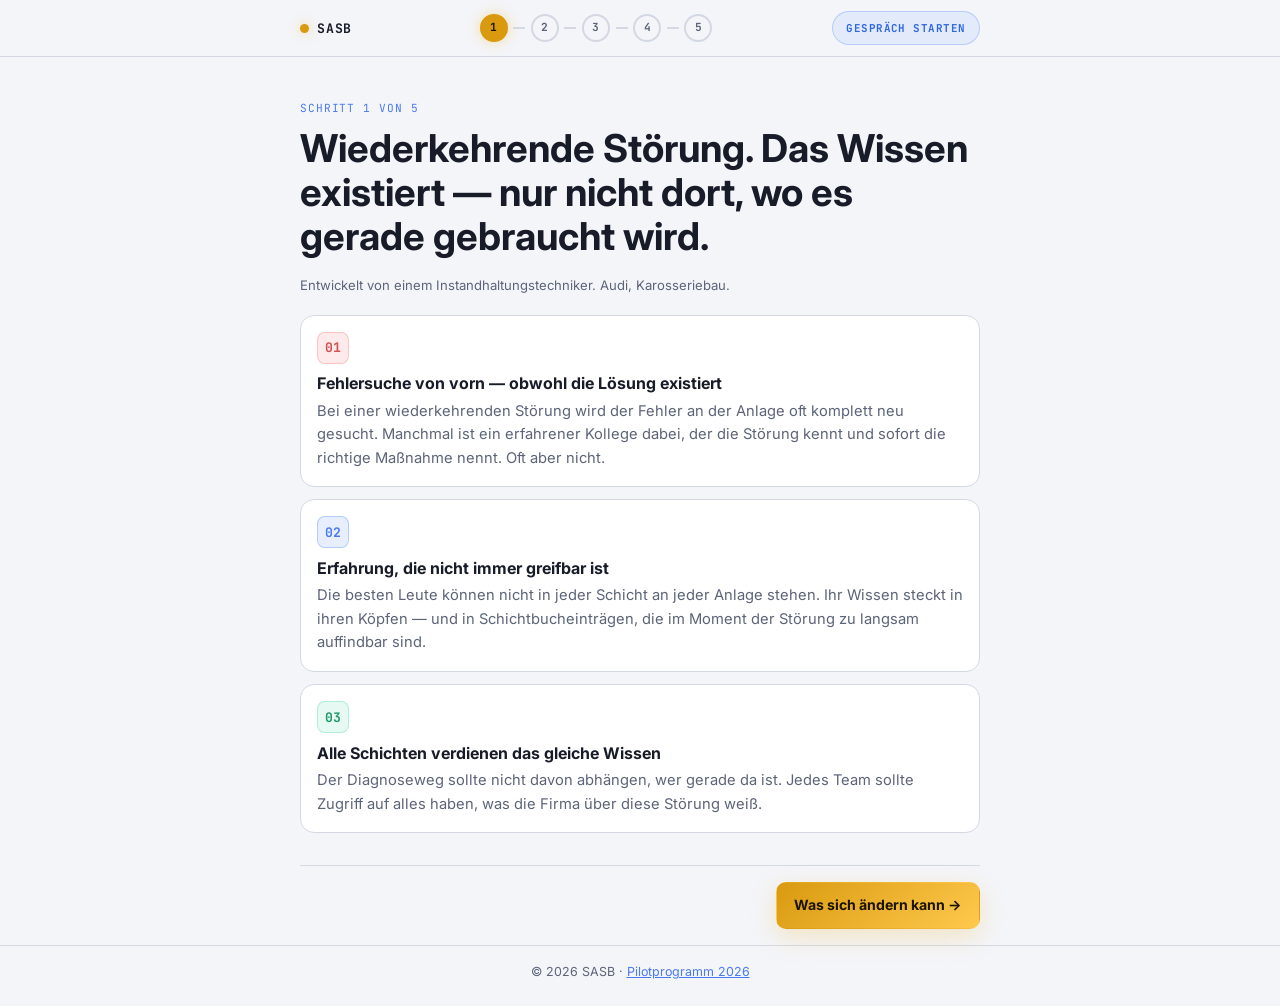
<file: index.html>
<!doctype html>
<html lang="de">
<head>
  <meta charset="utf-8" />
  <script>
  (() => {
    try {
      const stored = localStorage.getItem('lugh21-theme');
      if (stored === 'dark' || stored === 'light') {
        document.documentElement.setAttribute('data-theme', stored);
      } else if (stored === 'system') {
        document.documentElement.removeAttribute('data-theme');
      } else {
        document.documentElement.setAttribute('data-theme', 'light');
      }
    } catch (error) {
      document.documentElement.setAttribute('data-theme', 'light');
    }
  })();
  </script>
  <meta name="viewport" content="width=device-width, initial-scale=1" />
  <title>SASB | Wiederkehrende Störung?</title>
  <meta name="description" content="Wiederkehrende Störungen kosten Zeit — weil vorhandenes Wissen im Moment der Störung nicht greifbar ist." />
  <meta name="robots" content="noindex,nofollow" />
  <link rel="icon" href="assets/favicon.svg" type="image/svg+xml" />
  <link rel="preconnect" href="https://fonts.googleapis.com" />
  <link rel="preconnect" href="https://fonts.gstatic.com" crossorigin />
  <link href="https://fonts.googleapis.com/css2?family=Inter:wght@400;600;700&family=JetBrains+Mono:wght@500;700&display=swap" rel="stylesheet" />
  <link rel="stylesheet" href="assets/style.css" />
  <script src="assets/tracking-config.js"></script>
  <script src="assets/tracking.js"></script>
  <script src="assets/theme.js" defer></script>
</head>
<body>

  <header class="site-header">
    <div class="wrap header-row">
      <a class="brand" href="./">
        <span class="brand-dot" aria-hidden="true"></span>
        SASB
      </a>
      <nav class="steps" aria-label="Fortschritt">
        <span class="step-dot active" aria-current="step" aria-label="Schritt 1">1</span>
        <span class="step-line"></span>
        <a class="step-dot" href="loesung/" aria-label="Schritt 2">2</a>
        <span class="step-line"></span>
        <a class="step-dot" href="beispiel/" aria-label="Schritt 3">3</a>
        <span class="step-line"></span>
        <a class="step-dot" href="ablauf/" aria-label="Schritt 4">4</a>
        <span class="step-line"></span>
        <a class="step-dot" href="termin/" aria-label="Schritt 5">5</a>
      </nav>
      <div class="links">
        <a class="header-cta" href="https://sasb.site/termin/" data-track-id="header-cta-termin">Gespräch starten</a>
      </div>
    </div>
  </header>

  <main>
    <div class="wrap">

      <div class="reveal">
        <p class="page-label">Schritt 1 von 5</p>
        <h1>Wiederkehrende Störung. Das Wissen existiert — nur nicht dort, wo es gerade gebraucht wird.</h1>
        <p class="credibility-line">Entwickelt von einem Instandhaltungstechniker. Audi, Karosseriebau.</p>
      </div>

      <div class="card-grid reveal d2">

        <article class="card">
          <div class="card-icon red">01</div>
          <h3>Fehlersuche von vorn — obwohl die Lösung existiert</h3>
          <p>Bei einer wiederkehrenden Störung wird der Fehler an der Anlage oft komplett neu gesucht. Manchmal ist ein erfahrener Kollege dabei, der die Störung kennt und sofort die richtige Maßnahme nennt. Oft aber nicht.</p>
        </article>

        <article class="card">
          <div class="card-icon blue">02</div>
          <h3>Erfahrung, die nicht immer greifbar ist</h3>
          <p>Die besten Leute können nicht in jeder Schicht an jeder Anlage stehen. Ihr Wissen steckt in ihren Köpfen — und in Schichtbucheinträgen, die im Moment der Störung zu langsam auffindbar sind.</p>
        </article>

        <article class="card">
          <div class="card-icon green">03</div>
          <h3>Alle Schichten verdienen das gleiche Wissen</h3>
          <p>Der Diagnoseweg sollte nicht davon abhängen, wer gerade da ist. Jedes Team sollte Zugriff auf alles haben, was die Firma über diese Störung weiß.</p>
        </article>

      </div>

      <nav class="wizard-nav reveal d3">
        <span></span>
        <a class="btn btn-next" href="loesung/">Was sich ändern kann &rarr;</a>
      </nav>

    </div>
  </main>

  <footer class="site-footer">
    <div class="wrap">
      &copy; 2026 SASB &middot; <a href="/beta-lab/">Pilotprogramm 2026</a>
    </div>
  </footer>

</body>
</html>
</file>
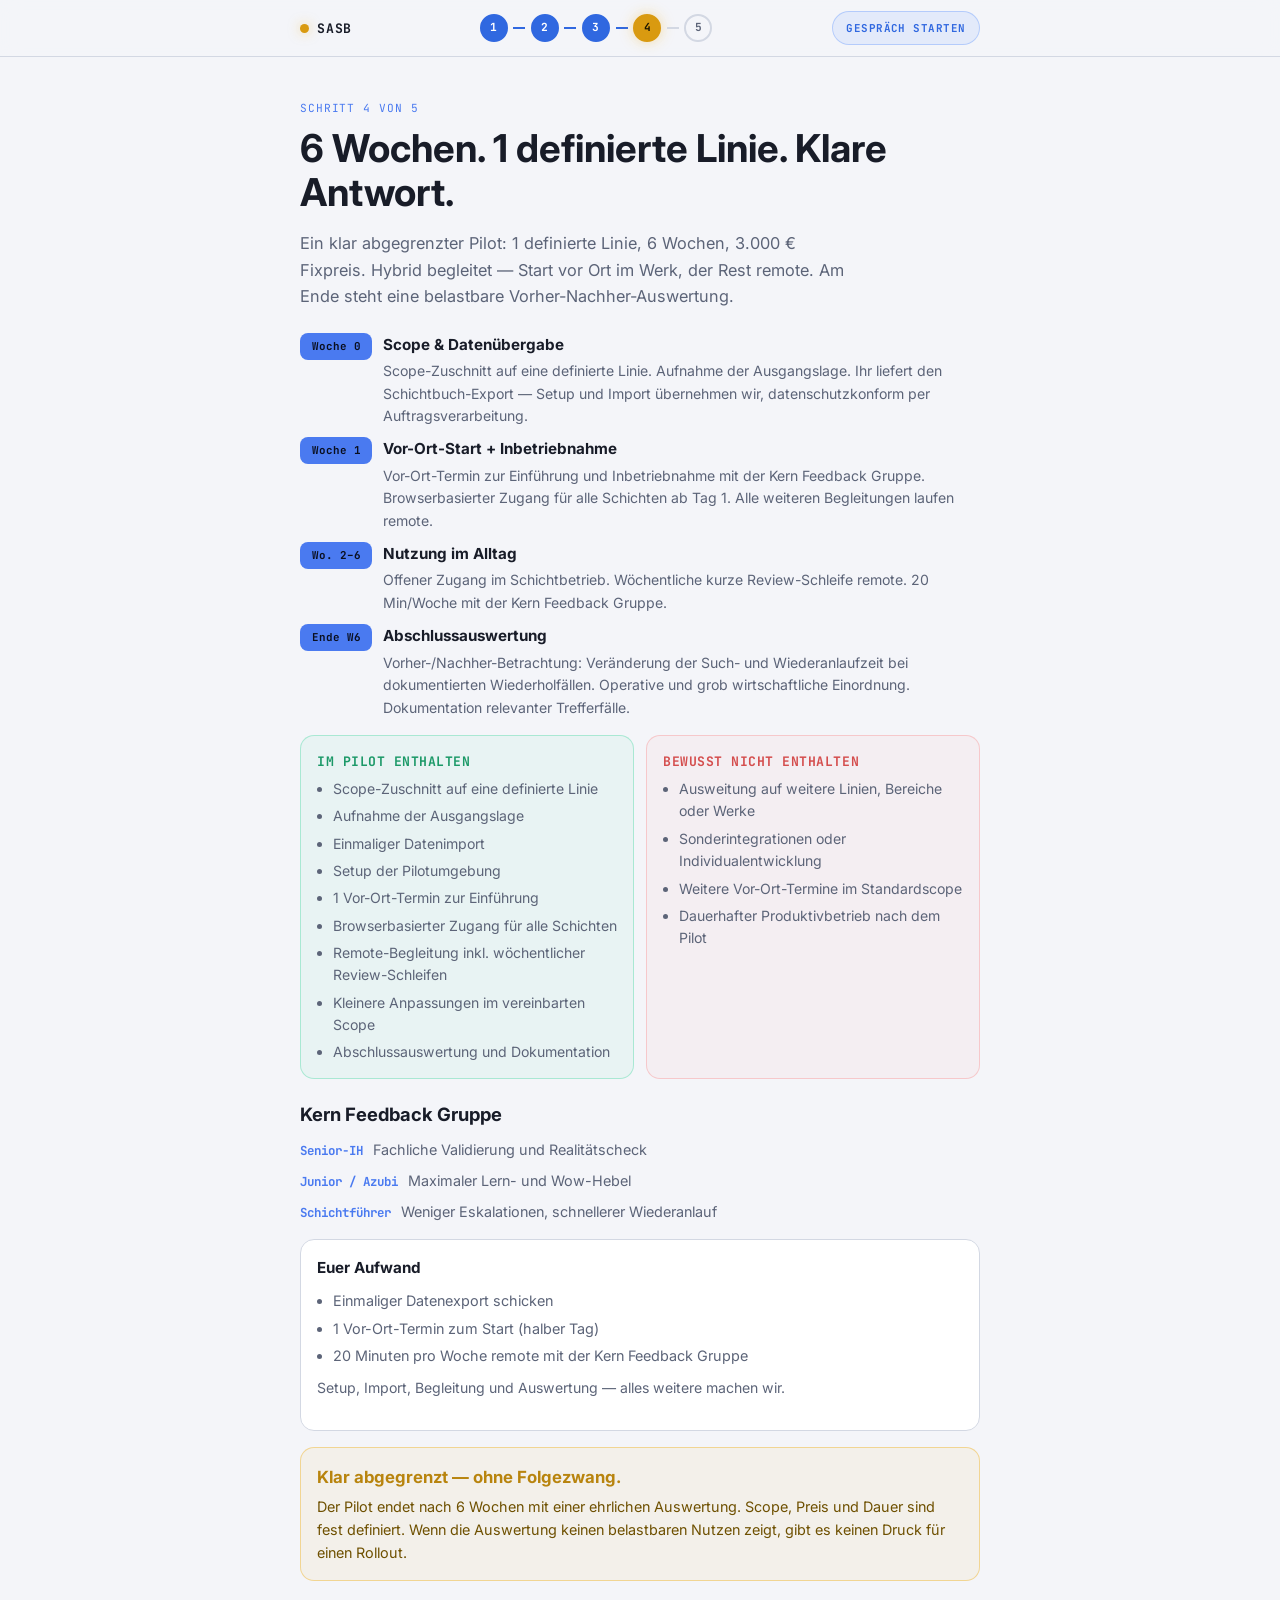
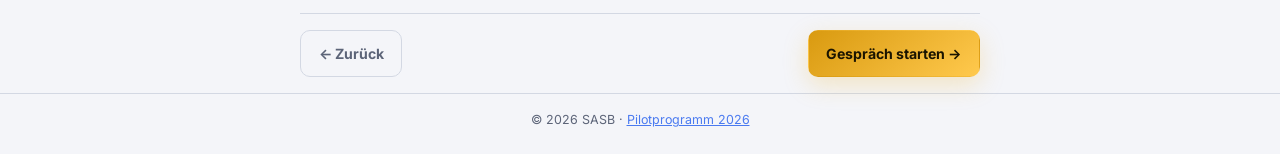
<file: ablauf/index.html>
<!doctype html>
<html lang="de">
<head>
  <meta charset="utf-8" />
  <script>
  (() => {
    try {
      const stored = localStorage.getItem('lugh21-theme');
      if (stored === 'dark' || stored === 'light') {
        document.documentElement.setAttribute('data-theme', stored);
      } else if (stored === 'system') {
        document.documentElement.removeAttribute('data-theme');
      } else {
        document.documentElement.setAttribute('data-theme', 'light');
      }
    } catch (error) {
      document.documentElement.setAttribute('data-theme', 'light');
    }
  })();
  </script>
  <meta name="viewport" content="width=device-width, initial-scale=1" />
  <title>SASB | 6 Wochen Pilot</title>
  <meta name="description" content="Der SASB-Pilot: 6 Wochen auf einer definierten Linie, 3.000 € Fixpreis, hybrid begleitet — mit klarer Vorher-Nachher-Auswertung." />
  <meta name="robots" content="noindex,nofollow" />
  <link rel="icon" href="../assets/favicon.svg" type="image/svg+xml" />
  <link rel="preconnect" href="https://fonts.googleapis.com" />
  <link rel="preconnect" href="https://fonts.gstatic.com" crossorigin />
  <link rel="preconnect" href="https://assets.calendly.com" crossorigin />
  <link rel="preconnect" href="https://calendly.com" />
  <link rel="dns-prefetch" href="//assets.calendly.com" />
  <link rel="dns-prefetch" href="//calendly.com" />
  <link href="https://fonts.googleapis.com/css2?family=Inter:wght@400;600;700&family=JetBrains+Mono:wght@500;700&display=swap" rel="stylesheet" />
  <link rel="stylesheet" href="../assets/style.css" />
  <script src="../assets/tracking-config.js"></script>
  <script src="../assets/tracking.js"></script>
  <script src="../assets/theme.js" defer></script>
</head>
<body>

  <header class="site-header">
    <div class="wrap header-row">
      <a class="brand" href="../">
        <span class="brand-dot" aria-hidden="true"></span>
        SASB
      </a>
      <nav class="steps" aria-label="Fortschritt">
        <a class="step-dot done" href="../" aria-label="Schritt 1">1</a>
        <span class="step-line done"></span>
        <a class="step-dot done" href="../loesung/" aria-label="Schritt 2">2</a>
        <span class="step-line done"></span>
        <a class="step-dot done" href="../beispiel/" aria-label="Schritt 3">3</a>
        <span class="step-line done"></span>
        <span class="step-dot active" aria-current="step" aria-label="Schritt 4">4</span>
        <span class="step-line"></span>
        <a class="step-dot" href="../termin/" aria-label="Schritt 5">5</a>
      </nav>
      <div class="links">
        <a class="header-cta" href="https://sasb.site/termin/" data-track-id="header-cta-termin">Gespräch starten</a>
      </div>
    </div>
  </header>

  <main>
    <div class="wrap">

      <div class="reveal">
        <p class="page-label">Schritt 4 von 5</p>
        <h1>6 Wochen. 1 definierte Linie. Klare Antwort.</h1>
        <p class="lead">Ein klar abgegrenzter Pilot: 1 definierte Linie, 6 Wochen, 3.000&nbsp;&euro; Fixpreis. Hybrid begleitet — Start vor Ort im Werk, der Rest remote. Am Ende steht eine belastbare Vorher-Nachher-Auswertung.</p>
      </div>

      <div class="timeline reveal d2">
        <div class="tl-item">
          <span class="tl-tag">Woche 0</span>
          <div>
            <h3>Scope &amp; Datenübergabe</h3>
            <p>Scope-Zuschnitt auf eine definierte Linie. Aufnahme der Ausgangslage. Ihr liefert den Schichtbuch-Export — Setup und Import übernehmen wir, datenschutzkonform per Auftragsverarbeitung.</p>
          </div>
        </div>
        <div class="tl-item">
          <span class="tl-tag">Woche 1</span>
          <div>
            <h3>Vor-Ort-Start + Inbetriebnahme</h3>
            <p>Vor-Ort-Termin zur Einführung und Inbetriebnahme mit der Kern Feedback Gruppe. Browserbasierter Zugang für alle Schichten ab Tag 1. Alle weiteren Begleitungen laufen remote.</p>
          </div>
        </div>
        <div class="tl-item">
          <span class="tl-tag">Wo. 2–6</span>
          <div>
            <h3>Nutzung im Alltag</h3>
            <p>Offener Zugang im Schichtbetrieb. Wöchentliche kurze Review-Schleife remote. 20 Min/Woche mit der Kern Feedback Gruppe.</p>
          </div>
        </div>
        <div class="tl-item">
          <span class="tl-tag">Ende W6</span>
          <div>
            <h3>Abschlussauswertung</h3>
            <p>Vorher-/Nachher-Betrachtung: Veränderung der Such- und Wiederanlaufzeit bei dokumentierten Wiederholfällen. Operative und grob wirtschaftliche Einordnung. Dokumentation relevanter Trefferfälle.</p>
          </div>
        </div>
      </div>

      <div class="compare reveal d2">
        <div class="compare-box positive">
          <h3>Im Pilot enthalten</h3>
          <ul>
            <li>Scope-Zuschnitt auf eine definierte Linie</li>
            <li>Aufnahme der Ausgangslage</li>
            <li>Einmaliger Datenimport</li>
            <li>Setup der Pilotumgebung</li>
            <li>1 Vor-Ort-Termin zur Einführung</li>
            <li>Browserbasierter Zugang für alle Schichten</li>
            <li>Remote-Begleitung inkl. wöchentlicher Review-Schleifen</li>
            <li>Kleinere Anpassungen im vereinbarten Scope</li>
            <li>Abschlussauswertung und Dokumentation</li>
          </ul>
        </div>
        <div class="compare-box negative">
          <h3>Bewusst nicht enthalten</h3>
          <ul>
            <li>Ausweitung auf weitere Linien, Bereiche oder Werke</li>
            <li>Sonderintegrationen oder Individualentwicklung</li>
            <li>Weitere Vor-Ort-Termine im Standardscope</li>
            <li>Dauerhafter Produktivbetrieb nach dem Pilot</li>
          </ul>
        </div>
      </div>

      <h2 class="reveal d2" style="margin-top: 1.5rem;">Kern Feedback Gruppe</h2>
      <div class="champions reveal d2">
        <div class="champion">
          <strong>Senior-IH</strong>
          <span>Fachliche Validierung und Realitätscheck</span>
        </div>
        <div class="champion">
          <strong>Junior / Azubi</strong>
          <span>Maximaler Lern- und Wow-Hebel</span>
        </div>
        <div class="champion">
          <strong>Schichtführer</strong>
          <span>Weniger Eskalationen, schnellerer Wiederanlauf</span>
        </div>
      </div>

      <div class="effort reveal d3">
        <h3>Euer Aufwand</h3>
        <ul>
          <li>Einmaliger Datenexport schicken</li>
          <li>1 Vor-Ort-Termin zum Start (halber Tag)</li>
          <li>20 Minuten pro Woche remote mit der Kern Feedback Gruppe</li>
        </ul>
        <p style="margin-top: 0.6rem; color: var(--muted); font-size: 0.88rem;">Setup, Import, Begleitung und Auswertung — alles weitere machen wir.</p>
      </div>

      <div class="signal-box reveal d3">
        <h3>Klar abgegrenzt — ohne Folgezwang.</h3>
        <p>Der Pilot endet nach 6 Wochen mit einer ehrlichen Auswertung. Scope, Preis und Dauer sind fest definiert. Wenn die Auswertung keinen belastbaren Nutzen zeigt, gibt es keinen Druck für einen Rollout.</p>
      </div>

      <nav class="wizard-nav reveal d3">
        <a class="btn btn-back" href="../beispiel/">&larr; Zurück</a>
        <a class="btn btn-next" href="../termin/" data-track-id="pilot-step-next-termin">Gespräch starten &rarr;</a>
      </nav>

    </div>
  </main>

  <footer class="site-footer">
    <div class="wrap">
      &copy; 2026 SASB &middot; <a href="/beta-lab/">Pilotprogramm 2026</a>
    </div>
  </footer>

  <script>
    (() => {
      const TERMIN_URL = '../termin/';
      const CALENDLY_BOOKING_URL =
        document.documentElement.dataset.sasbCalendlyUrl ||
        'https://calendly.com/lughvergenz/15-minuten-sasb-case-study-telefon-gesprach';
      let warmed = false;

      function appendHeadLink(attributes) {
        if (document.head.querySelector(`link[href="${attributes.href}"][rel="${attributes.rel}"]`)) return;

        const link = document.createElement('link');
        Object.entries(attributes).forEach(([key, value]) => {
          link.setAttribute(key, value);
        });
        document.head.appendChild(link);
      }

      function warmCalendly() {
        if (warmed) return;
        warmed = true;

        try {
          sessionStorage.setItem('sasb-calendly-warmed-at', String(Date.now()));
        } catch (error) {
          // Ignore storage issues in restricted browser contexts.
        }

        appendHeadLink({ rel: 'prefetch', href: TERMIN_URL });
        appendHeadLink({ rel: 'prefetch', href: CALENDLY_BOOKING_URL });

        if (!document.getElementById('termin-warmup-frame')) {
          const frame = document.createElement('iframe');
          frame.id = 'termin-warmup-frame';
          frame.src = TERMIN_URL;
          frame.tabIndex = -1;
          frame.setAttribute('aria-hidden', 'true');
          frame.style.cssText =
            'position:absolute;left:-9999px;bottom:0;width:1px;height:1px;opacity:0;pointer-events:none;border:0;';
          document.body.appendChild(frame);
        }

        if (!document.getElementById('calendly-warmup-frame')) {
          const frame = document.createElement('iframe');
          frame.id = 'calendly-warmup-frame';
          frame.src = CALENDLY_BOOKING_URL;
          frame.tabIndex = -1;
          frame.setAttribute('aria-hidden', 'true');
          frame.style.cssText =
            'position:absolute;left:-9999px;bottom:0;width:1px;height:1px;opacity:0;pointer-events:none;border:0;';
          document.body.appendChild(frame);
        }
      }

      const nextButton = document.querySelector('a[href="../termin/"]');
      if (nextButton) {
        ['pointerenter', 'focus', 'touchstart'].forEach((eventName) => {
          nextButton.addEventListener(eventName, warmCalendly, { once: true, passive: true });
        });
      }

      window.addEventListener('load', () => {
        window.setTimeout(warmCalendly, 80);
      }, { once: true });

      if ('requestIdleCallback' in window) {
        window.requestIdleCallback(warmCalendly, { timeout: 700 });
      } else {
        window.setTimeout(warmCalendly, 300);
      }
    })();
  </script>

</body>
</html>
</file>
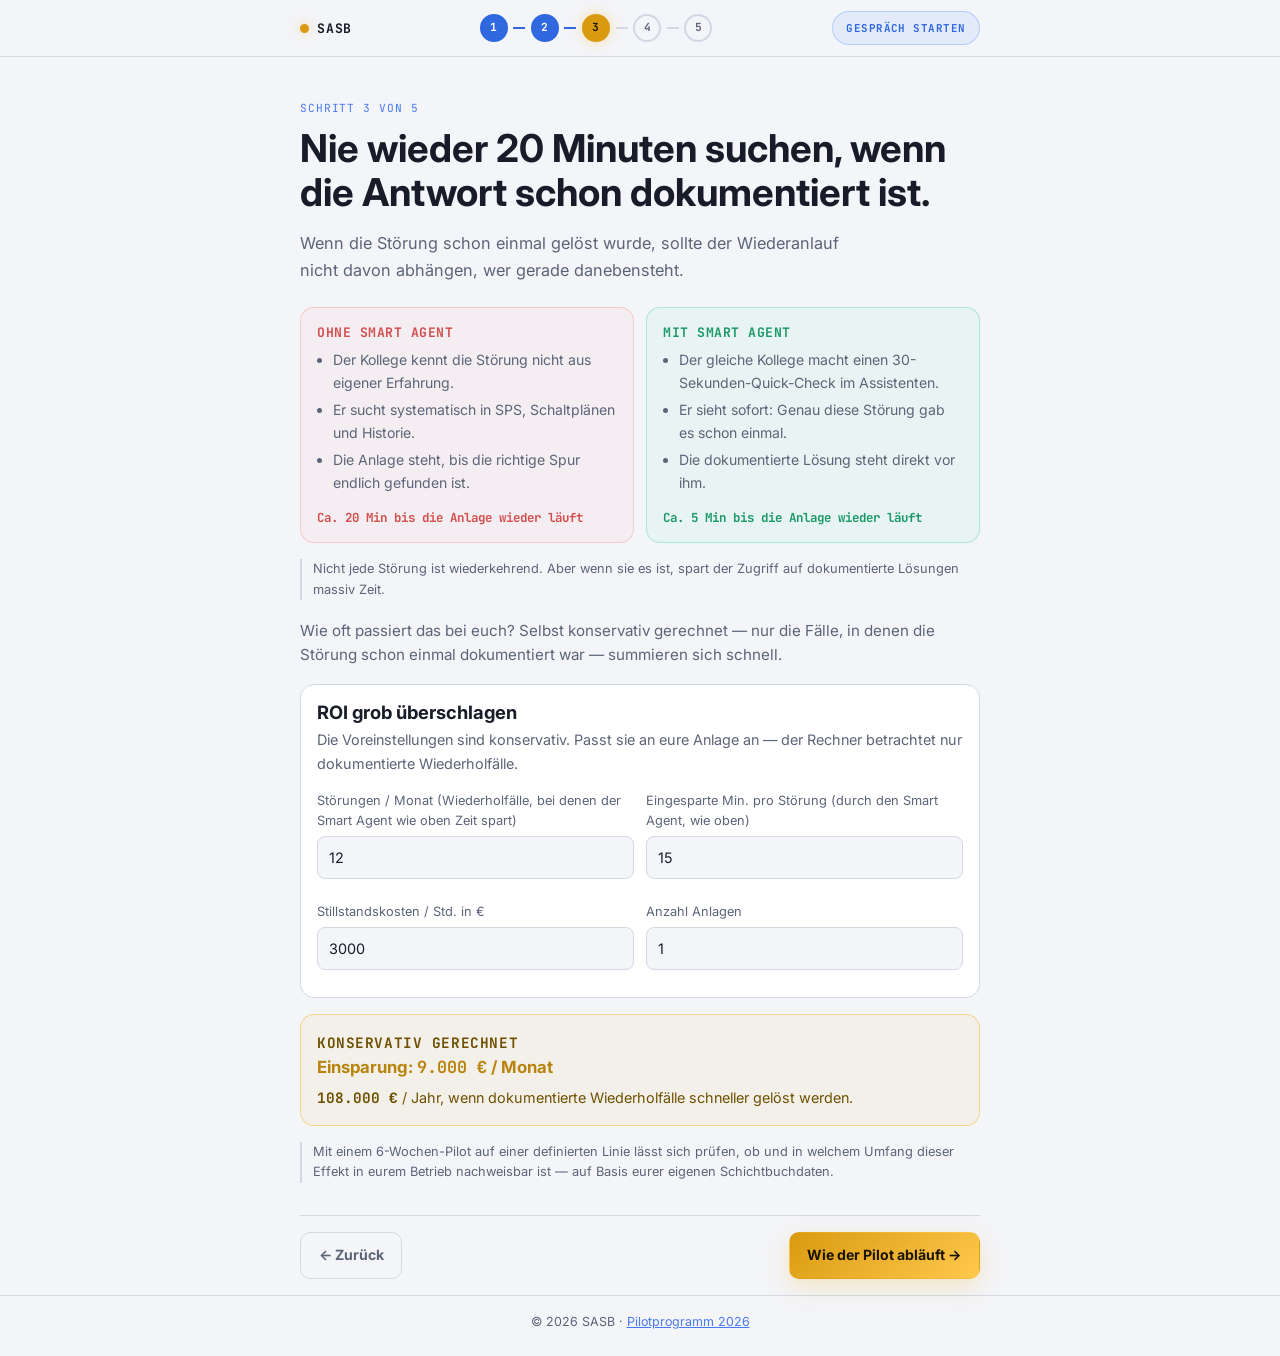
<file: beispiel/index.html>
<!doctype html>
<html lang="de">
<head>
  <meta charset="utf-8" />
  <script>
  (() => {
    try {
      const stored = localStorage.getItem('lugh21-theme');
      if (stored === 'dark' || stored === 'light') {
        document.documentElement.setAttribute('data-theme', stored);
      } else if (stored === 'system') {
        document.documentElement.removeAttribute('data-theme');
      } else {
        document.documentElement.setAttribute('data-theme', 'light');
      }
    } catch (error) {
      document.documentElement.setAttribute('data-theme', 'light');
    }
  })();
  </script>
  <meta name="viewport" content="width=device-width, initial-scale=1" />
  <title>SASB | Praxisbeispiel & ROI</title>
  <meta name="description" content="Ein konkretes Praxisbeispiel zeigt, wie dokumentiertes Schichtbuchwissen Minuten spart und den Effekt direkt in Euro sichtbar macht." />
  <meta name="robots" content="noindex,nofollow" />
  <link rel="icon" href="../assets/favicon.svg" type="image/svg+xml" />
  <link rel="preconnect" href="https://fonts.googleapis.com" />
  <link rel="preconnect" href="https://fonts.gstatic.com" crossorigin />
  <link href="https://fonts.googleapis.com/css2?family=Inter:wght@400;600;700&family=JetBrains+Mono:wght@500;700&display=swap" rel="stylesheet" />
  <link rel="stylesheet" href="../assets/style.css" />
  <script src="../assets/tracking-config.js"></script>
  <script src="../assets/tracking.js"></script>
  <script src="../assets/theme.js" defer></script>
</head>
<body>

  <header class="site-header">
    <div class="wrap header-row">
      <a class="brand" href="../">
        <span class="brand-dot" aria-hidden="true"></span>
        SASB
      </a>
      <nav class="steps" aria-label="Fortschritt">
        <a class="step-dot done" href="../" aria-label="Schritt 1">1</a>
        <span class="step-line done"></span>
        <a class="step-dot done" href="../loesung/" aria-label="Schritt 2">2</a>
        <span class="step-line done"></span>
        <span class="step-dot active" aria-current="step" aria-label="Schritt 3">3</span>
        <span class="step-line"></span>
        <a class="step-dot" href="../ablauf/" aria-label="Schritt 4">4</a>
        <span class="step-line"></span>
        <a class="step-dot" href="../termin/" aria-label="Schritt 5">5</a>
      </nav>
      <div class="links">
        <a class="header-cta" href="https://sasb.site/termin/" data-track-id="header-cta-termin">Gespräch starten</a>
      </div>
    </div>
  </header>

  <main>
    <div class="wrap">

      <div class="reveal">
        <p class="page-label">Schritt 3 von 5</p>
        <h1>Nie wieder 20 Minuten suchen, wenn die Antwort schon dokumentiert ist.</h1>
        <p class="lead">Wenn die Störung schon einmal gelöst wurde, sollte der Wiederanlauf nicht davon abhängen, wer gerade danebensteht.</p>
      </div>

      <div class="compare reveal d2">
        <div class="compare-box negative">
          <h3>Ohne Smart Agent</h3>
          <ul>
            <li>Der Kollege kennt die Störung nicht aus eigener Erfahrung.</li>
            <li>Er sucht systematisch in SPS, Schaltplänen und Historie.</li>
            <li>Die Anlage steht, bis die richtige Spur endlich gefunden ist.</li>
          </ul>
          <p class="compare-time negative">Ca. 20 Min bis die Anlage wieder läuft</p>
        </div>

        <div class="compare-box positive">
          <h3>Mit Smart Agent</h3>
          <ul>
            <li>Der gleiche Kollege macht einen 30-Sekunden-Quick-Check im Assistenten.</li>
            <li>Er sieht sofort: Genau diese Störung gab es schon einmal.</li>
            <li>Die dokumentierte Lösung steht direkt vor ihm.</li>
          </ul>
          <p class="compare-time positive">Ca. 5 Min bis die Anlage wieder läuft</p>
        </div>
      </div>

      <p class="note reveal d2">
        Nicht jede Störung ist wiederkehrend. Aber wenn sie es ist, spart der Zugriff auf dokumentierte Lösungen massiv Zeit.
      </p>

      <p class="roi-transition reveal d3">
        Wie oft passiert das bei euch? Selbst konservativ gerechnet — nur die Fälle, in denen die Störung schon einmal dokumentiert war — summieren sich schnell.
      </p>

      <section class="form-card reveal d3" aria-labelledby="roi-heading">
        <h2 id="roi-heading">ROI grob überschlagen</h2>
        <p class="form-intro">Die Voreinstellungen sind konservativ. Passt sie an eure Anlage an — der Rechner betrachtet nur dokumentierte Wiederholfälle.</p>

        <div class="roi-grid" data-roi-form>
          <div>
            <label for="incidents">Störungen / Monat (Wiederholfälle, bei denen der Smart Agent wie oben Zeit spart)</label>
            <input id="incidents" name="incidents" type="number" inputmode="numeric" min="0" max="500" step="1" value="12" />
          </div>

          <div>
            <label for="minutes">Eingesparte Min. pro Störung (durch den Smart Agent, wie oben)</label>
            <input id="minutes" name="minutes" type="number" inputmode="numeric" min="0" max="240" step="1" value="15" />
          </div>

          <div>
            <label for="hourly-cost">Stillstandskosten / Std. in €</label>
            <input id="hourly-cost" name="hourly-cost" type="number" inputmode="numeric" min="0" max="100000" step="1" value="3000" />
          </div>

          <div>
            <label for="plant-count">Anzahl Anlagen</label>
            <input id="plant-count" name="plant-count" type="number" inputmode="numeric" min="0" max="50" step="1" value="1" />
          </div>
        </div>
      </section>

      <div class="signal-box roi-result reveal d3" role="status" aria-live="polite" aria-atomic="true">
        <p class="roi-eyebrow">Konservativ gerechnet</p>
        <h3>Einsparung: <span data-roi-month>9.000&nbsp;&euro;</span> / Monat</h3>
        <p><span data-roi-year>108.000&nbsp;&euro;</span> / Jahr, wenn dokumentierte Wiederholfälle schneller gelöst werden.</p>
      </div>

      <p class="note reveal d3">
        Mit einem 6-Wochen-Pilot auf einer definierten Linie lässt sich prüfen, ob und in welchem Umfang dieser Effekt in eurem Betrieb nachweisbar ist — auf Basis eurer eigenen Schichtbuchdaten.
      </p>

      <nav class="wizard-nav reveal d3">
        <a class="btn btn-back" href="../loesung/">&larr; Zurück</a>
        <a class="btn btn-next" href="../ablauf/">Wie der Pilot abläuft &rarr;</a>
      </nav>

    </div>
  </main>

  <footer class="site-footer">
    <div class="wrap">
      &copy; 2026 SASB &middot; <a href="/beta-lab/">Pilotprogramm 2026</a>
    </div>
  </footer>

  <script>
    (() => {
      const form = document.querySelector('[data-roi-form]');
      const monthlyTarget = document.querySelector('[data-roi-month]');
      const yearlyTarget = document.querySelector('[data-roi-year]');

      if (!form || !monthlyTarget || !yearlyTarget) return;

      const inputs = Array.from(form.querySelectorAll('input[type="number"]'));
      const numberFormatter = new Intl.NumberFormat('de-DE');

      function formatEuro(value) {
        return `${numberFormatter.format(Math.round(value))}\u00A0€`;
      }

      function readValue(input, commit = false) {
        const raw = input.value.trim().replace(',', '.');
        if (raw === '') return 0;

        let value = Number(raw);
        if (!Number.isFinite(value)) {
          value = 0;
        }

        const min = input.min === '' ? -Infinity : Number(input.min);
        const max = input.max === '' ? Infinity : Number(input.max);
        value = Math.min(Math.max(value, min), max);

        if (input.step === '1') {
          value = Math.round(value);
        }

        if (commit && input.value !== String(value)) {
          input.value = String(value);
        }

        return value;
      }

      function updateResult() {
        const incidents = readValue(document.getElementById('incidents'));
        const minutes = readValue(document.getElementById('minutes'));
        const hourlyCost = readValue(document.getElementById('hourly-cost'));
        const plantCount = readValue(document.getElementById('plant-count'));

        const monthly = incidents * (minutes / 60) * hourlyCost * plantCount;
        const yearly = monthly * 12;

        monthlyTarget.textContent = formatEuro(monthly);
        yearlyTarget.textContent = formatEuro(yearly);
      }

      inputs.forEach((input) => {
        input.addEventListener('input', () => {
          const raw = input.value.trim();
          if (raw !== '') {
            readValue(input, true);
          }
          updateResult();
        });

        input.addEventListener('blur', () => {
          if (input.value.trim() === '') {
            updateResult();
            return;
          }

          readValue(input, true);
          updateResult();
        });
      });

      updateResult();

      // --- Silent Formspree submit (debounced) ---
      const FORMSPREE_URL = 'https://formspree.io/f/maqpyokn';
      const DEBOUNCE_MS = 4000;
      let sendTimer = 0;
      let lastSentHash = '';

      function buildPayload() {
        const incidents = readValue(document.getElementById('incidents'));
        const minutes = readValue(document.getElementById('minutes'));
        const hourlyCost = readValue(document.getElementById('hourly-cost'));
        const plantCount = readValue(document.getElementById('plant-count'));
        const monthly = incidents * (minutes / 60) * hourlyCost * plantCount;
        const yearly = monthly * 12;
        return {
          _subject: 'ROI-Rechner Eingabe',
          page: 'ROI-Rechner Seite 3',
          incidents,
          minutes,
          hourlyCost,
          plantCount,
          monthlyResult: formatEuro(monthly),
          yearlyResult: formatEuro(yearly),
          timestamp: new Date().toISOString()
        };
      }

      function payloadHash(p) {
        return `${p.incidents}|${p.minutes}|${p.hourlyCost}|${p.plantCount}`;
      }

      function sendToFormspree(payload) {
        try {
          const hash = payloadHash(payload);
          if (hash === lastSentHash) return;
          lastSentHash = hash;
          fetch(FORMSPREE_URL, {
            method: 'POST',
            headers: { 'Content-Type': 'application/json', Accept: 'application/json' },
            body: JSON.stringify(payload)
          }).catch(() => {});
        } catch (_) {}
      }

      function scheduleSend() {
        try {
          clearTimeout(sendTimer);
          sendTimer = setTimeout(() => { try { sendToFormspree(buildPayload()); } catch (_) {} }, DEBOUNCE_MS);
        } catch (_) {}
      }

      inputs.forEach((input) => {
        input.addEventListener('input', scheduleSend);
      });

      window.addEventListener('beforeunload', () => {
        try {
          const payload = buildPayload();
          if (payloadHash(payload) === lastSentHash) return;
          const blob = new Blob([JSON.stringify(payload)], { type: 'application/json' });
          navigator.sendBeacon(FORMSPREE_URL, blob);
        } catch (_) {}
      });
    })();
  </script>

</body>
</html>
</file>
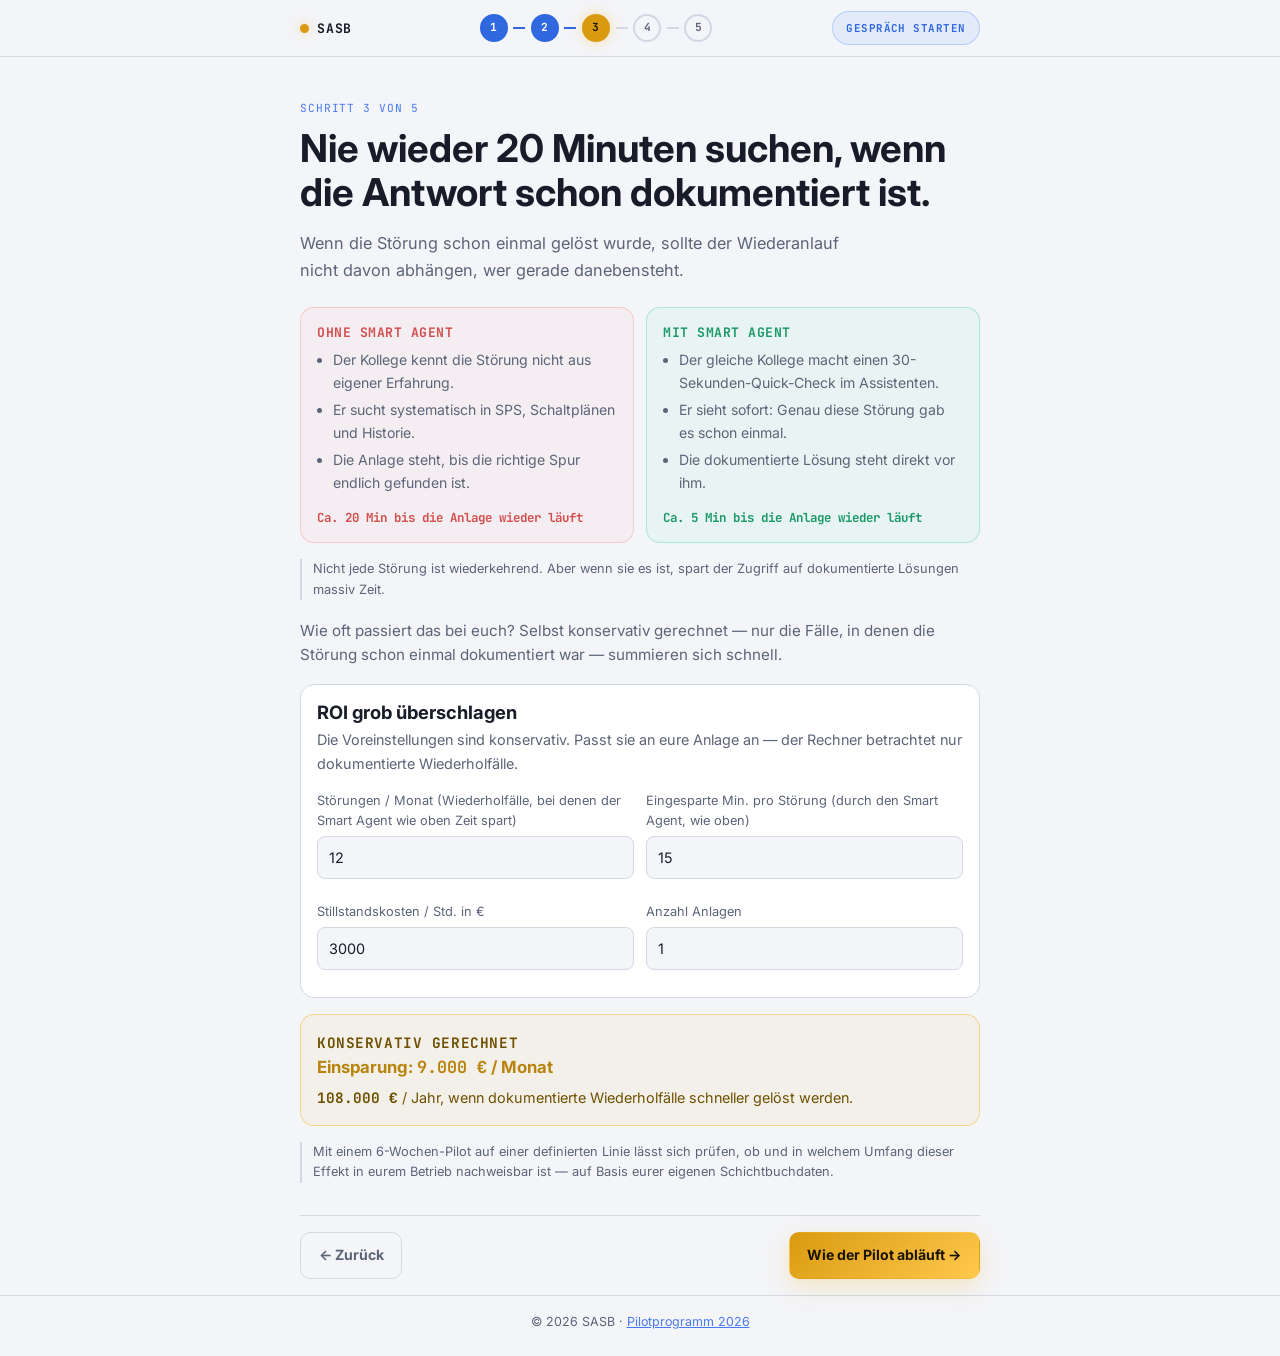
<file: beweis/index.html>
<!doctype html>
<html lang="de">
<head>
  <meta charset="utf-8" />
  <meta name="viewport" content="width=device-width, initial-scale=1" />
  <title>SASB | Weiterleitung</title>
  <meta name="description" content="Diese Seite wurde verschoben. Du wirst automatisch zum aktualisierten Praxisbeispiel weitergeleitet." />
  <meta name="robots" content="noindex,nofollow" />
  <meta http-equiv="refresh" content="0; url=../beispiel/" />
  <script>
    window.location.replace('../beispiel/');
  </script>
  <style>
    :root {
      color-scheme: light;
      --bg: #f4f5f9;
      --text: #181c28;
      --muted: #5c6478;
      --blue: #3068e0;
    }

    @media (prefers-color-scheme: dark) {
      :root {
        color-scheme: dark;
        --bg: #0c1021;
        --text: #e8edf5;
        --muted: #8a96b0;
        --blue: #6b9fff;
      }
    }

    html,
    body {
      margin: 0;
      min-height: 100%;
    }

    body {
      font-family: Inter, system-ui, -apple-system, sans-serif;
      background: var(--bg);
      color: var(--text);
      display: grid;
      place-items: center;
      padding: 1.5rem;
    }

    main {
      max-width: 40rem;
      text-align: center;
    }

    p {
      margin: 0;
      color: var(--muted);
      line-height: 1.6;
    }

    a {
      color: var(--blue);
      font-weight: 600;
    }
  </style>
</head>
<body>
  <main>
    <p>
      Du wirst zur aktualisierten Seite weitergeleitet.
      Falls das nicht klappt, nutze diesen Link:
      <a href="../beispiel/">Zum Praxisbeispiel</a>.
    </p>
  </main>
</body>
</html>
</file>
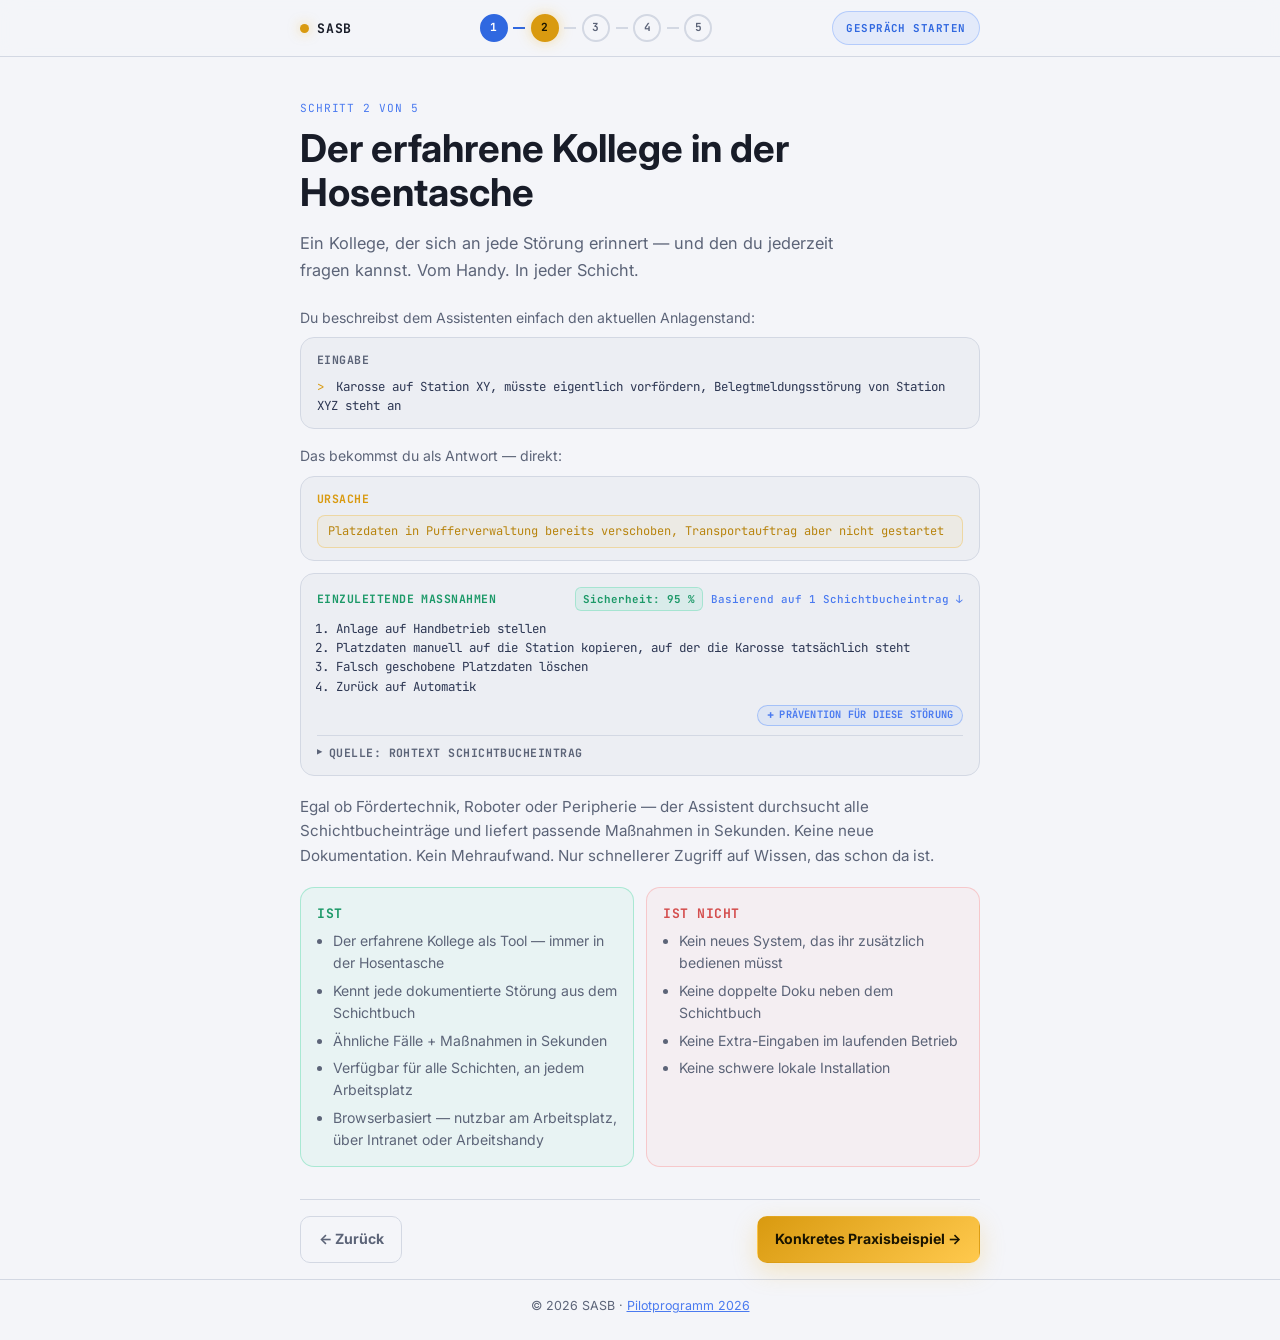
<file: loesung/index.html>
<!doctype html>
<html lang="de">
<head>
  <meta charset="utf-8" />
  <script>
  (() => {
    try {
      const stored = localStorage.getItem('lugh21-theme');
      if (stored === 'dark' || stored === 'light') {
        document.documentElement.setAttribute('data-theme', stored);
      } else if (stored === 'system') {
        document.documentElement.removeAttribute('data-theme');
      } else {
        document.documentElement.setAttribute('data-theme', 'light');
      }
    } catch (error) {
      document.documentElement.setAttribute('data-theme', 'light');
    }
  })();
  </script>
  <meta name="viewport" content="width=device-width, initial-scale=1" />
  <title>SASB | Der Diagnose-Assistent</title>
  <meta name="description" content="Der Diagnose-Assistent macht Schichtbuchwissen durchsuchbar — wie ein erfahrener Kollege, der immer da ist." />
  <meta name="robots" content="noindex,nofollow" />
  <link rel="icon" href="../assets/favicon.svg" type="image/svg+xml" />
  <link rel="preconnect" href="https://fonts.googleapis.com" />
  <link rel="preconnect" href="https://fonts.gstatic.com" crossorigin />
  <link href="https://fonts.googleapis.com/css2?family=Inter:wght@400;600;700&family=JetBrains+Mono:wght@500;700&display=swap" rel="stylesheet" />
  <link rel="stylesheet" href="../assets/style.css" />
  <script src="../assets/tracking-config.js"></script>
  <script src="../assets/tracking.js"></script>
  <script src="../assets/theme.js" defer></script>
  <style>
    .terminal-longterm-addon {
      margin: 0.55rem 0 0.2rem;
    }

    .terminal-longterm-addon summary {
      list-style: none;
      display: flex;
      justify-content: flex-end;
      cursor: pointer;
    }

    .terminal-longterm-addon summary:focus-visible {
      outline: 2px solid rgba(59, 125, 255, 0.45);
      outline-offset: 3px;
      border-radius: 8px;
    }

    .terminal-longterm-button {
      display: inline-flex;
      align-items: center;
      gap: 0.35rem;
      font-family: "JetBrains Mono", monospace;
      font-size: 0.64rem;
      font-weight: 700;
      color: var(--blue-soft);
      border: 1px solid rgba(59, 125, 255, 0.35);
      border-radius: 999px;
      padding: 0.2rem 0.55rem;
      background: rgba(59, 125, 255, 0.08);
      text-transform: uppercase;
      letter-spacing: 0.02em;
      line-height: 1.2;
      white-space: nowrap;
    }

    .terminal-longterm-addon summary::-webkit-details-marker {
      display: none;
    }

    .terminal-longterm-button::before {
      content: "+";
      font-size: 0.75rem;
      line-height: 1;
    }

    .terminal-longterm-addon[open] .terminal-longterm-button::before {
      content: "\2212";
    }

    .terminal-longterm-wrap {
      display: flex;
      justify-content: flex-end;
      margin-top: 0.5rem;
    }

    .terminal-longterm-copy {
      padding: 0.45rem 0.6rem;
      font-family: "JetBrains Mono", monospace;
      font-size: 0.72rem;
      line-height: 1.55;
      color: var(--terminal-text);
      border: 1px dashed rgba(59, 125, 255, 0.42);
      border-radius: 6px;
      background: rgba(59, 125, 255, 0.08);
      max-width: 58ch;
      text-align: left;
    }
  </style>
</head>
<body>

  <header class="site-header">
    <div class="wrap header-row">
      <a class="brand" href="../">
        <span class="brand-dot" aria-hidden="true"></span>
        SASB
      </a>
      <nav class="steps" aria-label="Fortschritt">
        <a class="step-dot done" href="../" aria-label="Schritt 1">1</a>
        <span class="step-line done"></span>
        <span class="step-dot active" aria-current="step" aria-label="Schritt 2">2</span>
        <span class="step-line"></span>
        <a class="step-dot" href="../beispiel/" aria-label="Schritt 3">3</a>
        <span class="step-line"></span>
        <a class="step-dot" href="../ablauf/" aria-label="Schritt 4">4</a>
        <span class="step-line"></span>
        <a class="step-dot" href="../termin/" aria-label="Schritt 5">5</a>
      </nav>
      <div class="links">
        <a class="header-cta" href="https://sasb.site/termin/" data-track-id="header-cta-termin">Gespräch starten</a>
      </div>
    </div>
  </header>

  <main>
    <div class="wrap">

      <div class="reveal">
        <p class="page-label">Schritt 2 von 5</p>
        <h1>Der erfahrene Kollege in der Hosentasche</h1>
        <p class="lead">Ein Kollege, der sich an jede Störung erinnert — und den du jederzeit fragen kannst. Vom Handy. In jeder Schicht.</p>
      </div>

      <p class="demo-context reveal d2">Du beschreibst dem Assistenten einfach den aktuellen Anlagenstand:</p>

      <div class="demo-block reveal d2">
        <div class="demo-block-head">
          <span class="terminal-label">Eingabe</span>
        </div>
        <p><span class="terminal-prompt">&gt;</span> Karosse auf Station XY, müsste eigentlich vorfördern, Belegtmeldungsstörung von Station XYZ steht an</p>
      </div>

      <p class="demo-context reveal d2">Das bekommst du als Antwort — direkt:</p>

      <div class="demo-block reveal d3">
        <div class="demo-block-head">
          <span class="terminal-label" style="color: var(--signal);">Ursache</span>
        </div>
        <div class="terminal-cause">Platzdaten in Pufferverwaltung bereits verschoben, Transportauftrag aber nicht gestartet</div>
      </div>

      <div class="demo-block reveal d3">
        <div class="demo-block-head">
          <span class="terminal-label action">Einzuleitende Maßnahmen</span>
          <div class="demo-block-head-right">
            <span class="terminal-score">Sicherheit: 95 %</span>
            <a class="terminal-source-link" href="#quelle" data-open-source="true">Basierend auf 1 Schichtbucheintrag ↓</a>
          </div>
        </div>
        <ol style="margin: 0.3rem 0 0; padding-left: 1.2rem; color: var(--terminal-text);">
          <li>Anlage auf Handbetrieb stellen</li>
          <li>Platzdaten manuell auf die Station kopieren, auf der die Karosse tatsächlich steht</li>
          <li>Falsch geschobene Platzdaten löschen</li>
          <li>Zurück auf Automatik</li>
        </ol>

        <details class="terminal-longterm-addon">
          <summary>
            <span class="terminal-longterm-button">Prävention für diese Störung</span>
          </summary>
          <div class="terminal-longterm-wrap">
            <p class="terminal-longterm-copy">
              Vorgeschlagener Präventionscheck — Warum laufen Platzdaten und Transportauftrag zeitlich auseinander? Ursache identifizieren = Störungsrate senken.
            </p>
          </div>
        </details>

        <details class="terminal-details" id="quelle">
          <summary>Quelle: Rohtext Schichtbucheintrag</summary>
          <p class="terminal-raw-entry">An der Station XYZ fuhr die Karosse nicht weiter, obwohl eigentlich ein Transport hätte starten müssen. Mechanisch war alles i.O. Es Stand eine Belegtmeldungs Störung auf der Station an, auf die eigentlich hätte gefördert werden müssen. Haben dann gesehen dass die Platzdaten in der Pufferverwaltung bereits weitergeschoben wurden, der Transport der die Rollenbahn allerdings startet, lag nicht an. Anlage auf Handbetrieb gestellt. Haben dann die Platzdaten die bereits weitergeschoben wurden manuell auf die Station auf der die Karosse tatsächlich steht kopiert, dann die Platzdaten die fälschlicherweise geschoben wurden gelöscht. Dann lief es im Automatik Betrieb weiter.</p>
        </details>
      </div>

      <p class="reveal d2" style="color: var(--muted); font-size: 0.95rem; margin: 1.2rem 0;">
        Egal ob Fördertechnik, Roboter oder Peripherie — der Assistent durchsucht alle Schichtbucheinträge und liefert passende Maßnahmen in Sekunden. Keine neue Dokumentation. Kein Mehraufwand. Nur schnellerer Zugriff auf Wissen, das schon da ist.
      </p>

      <div class="compare reveal d3">
        <div class="compare-box positive">
          <h3>Ist</h3>
          <ul>
            <li>Der erfahrene Kollege als Tool — immer in der Hosentasche</li>
            <li>Kennt jede dokumentierte Störung aus dem Schichtbuch</li>
            <li>Ähnliche Fälle + Maßnahmen in Sekunden</li>
            <li>Verfügbar für alle Schichten, an jedem Arbeitsplatz</li>
            <li>Browserbasiert — nutzbar am Arbeitsplatz, über Intranet oder Arbeitshandy</li>
          </ul>
        </div>
        <div class="compare-box negative">
          <h3>Ist nicht</h3>
          <ul>
            <li>Kein neues System, das ihr zusätzlich bedienen müsst</li>
            <li>Keine doppelte Doku neben dem Schichtbuch</li>
            <li>Keine Extra-Eingaben im laufenden Betrieb</li>
            <li>Keine schwere lokale Installation</li>
          </ul>
        </div>
      </div>

      <nav class="wizard-nav reveal d3">
        <a class="btn btn-back" href="../">&larr; Zurück</a>
        <a class="btn btn-next" href="../beispiel/">Konkretes Praxisbeispiel &rarr;</a>
      </nav>

    </div>
  </main>

  <footer class="site-footer">
    <div class="wrap">
      &copy; 2026 SASB &middot; <a href="/beta-lab/">Pilotprogramm 2026</a>
    </div>
  </footer>

  <script>
    (() => {
      const openSourceLink = document.querySelector('[data-open-source="true"]');
      const sourceEntry = document.getElementById('quelle');
      const rawEntry = sourceEntry?.querySelector('.terminal-raw-entry');

      if (!openSourceLink || !sourceEntry) return;

      openSourceLink.addEventListener('click', (event) => {
        event.preventDefault();
        sourceEntry.open = true;
        requestAnimationFrame(() => {
          const scrollTarget = rawEntry || sourceEntry;
          scrollTarget.scrollIntoView({ behavior: 'smooth', block: 'center' });
        });
      });
    })();
  </script>

</body>
</html>
</file>
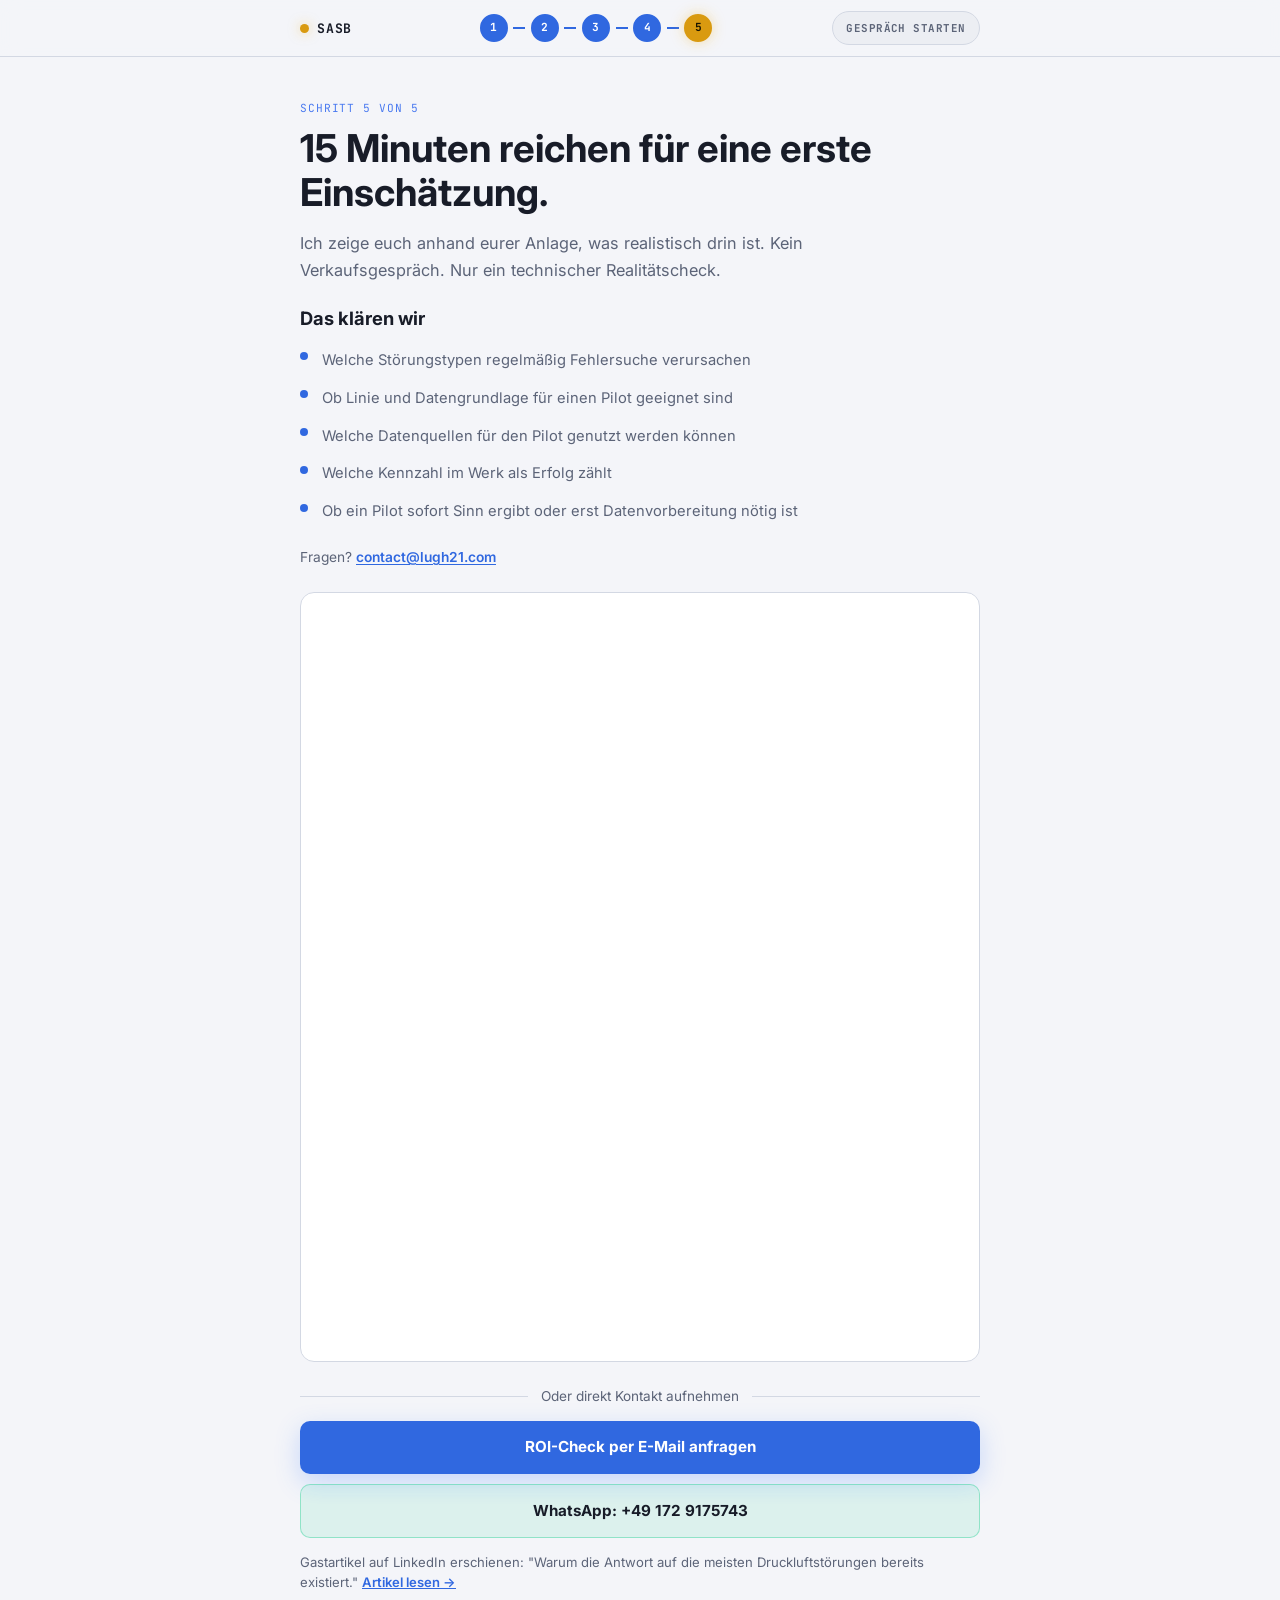
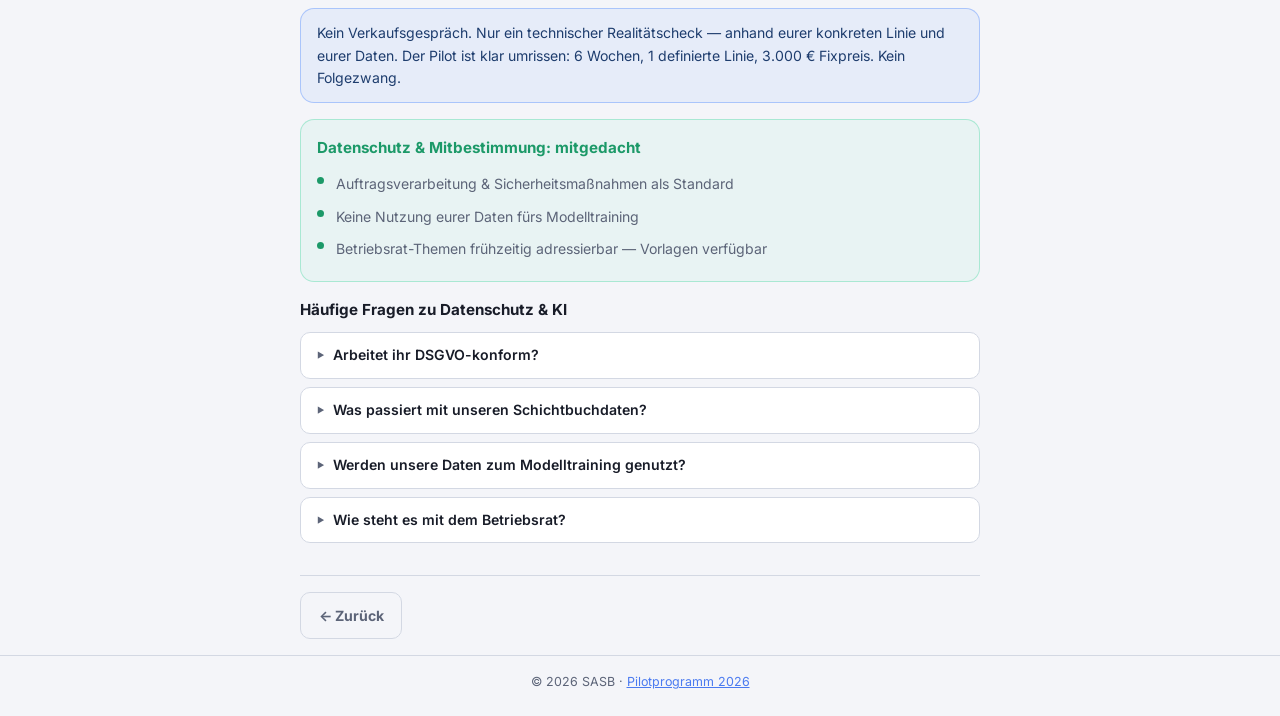
<file: termin/index.html>
<!doctype html>
<html lang="de">
<head>
  <meta charset="utf-8" />
  <script>
  (() => {
    try {
      const stored = localStorage.getItem('lugh21-theme');
      if (stored === 'dark' || stored === 'light') {
        document.documentElement.setAttribute('data-theme', stored);
      } else if (stored === 'system') {
        document.documentElement.removeAttribute('data-theme');
      } else {
        document.documentElement.setAttribute('data-theme', 'light');
      }
    } catch (error) {
      document.documentElement.setAttribute('data-theme', 'light');
    }
  })();
  </script>
  <meta name="viewport" content="width=device-width, initial-scale=1" />
  <title>SASB | 15-Min ROI-Check</title>
  <meta name="description" content="15 Minuten reichen für eine erste Einschätzung, ob ein SASB-Pilot auf eurer Engpassanlage sinnvoll ist." />
  <meta name="robots" content="noindex,nofollow" />
  <link rel="icon" href="../assets/favicon.svg" type="image/svg+xml" />
  <link rel="preconnect" href="https://fonts.googleapis.com" />
  <link rel="preconnect" href="https://fonts.gstatic.com" crossorigin />
  <link rel="preconnect" href="https://assets.calendly.com" crossorigin />
  <link rel="preconnect" href="https://calendly.com" />
  <link rel="dns-prefetch" href="//assets.calendly.com" />
  <link rel="dns-prefetch" href="//calendly.com" />
  <link href="https://fonts.googleapis.com/css2?family=Inter:wght@400;600;700&family=JetBrains+Mono:wght@500;700&display=swap" rel="stylesheet" />
  <link rel="stylesheet" href="../assets/style.css" />
  <script src="../assets/tracking-config.js"></script>
  <script src="../assets/tracking.js"></script>
  <script src="../assets/theme.js" defer></script>
</head>
<body>

  <header class="site-header">
    <div class="wrap header-row">
      <a class="brand" href="../">
        <span class="brand-dot" aria-hidden="true"></span>
        SASB
      </a>
      <nav class="steps" aria-label="Fortschritt">
        <a class="step-dot done" href="../" aria-label="Schritt 1">1</a>
        <span class="step-line done"></span>
        <a class="step-dot done" href="../loesung/" aria-label="Schritt 2">2</a>
        <span class="step-line done"></span>
        <a class="step-dot done" href="../beispiel/" aria-label="Schritt 3">3</a>
        <span class="step-line done"></span>
        <a class="step-dot done" href="../ablauf/" aria-label="Schritt 4">4</a>
        <span class="step-line done"></span>
        <span class="step-dot active" aria-current="step" aria-label="Schritt 5">5</span>
      </nav>
      <div class="links">
        <span class="header-cta is-disabled" aria-current="page">Gespräch starten</span>
      </div>
    </div>
  </header>

  <main>
    <div class="wrap">

      <div class="reveal">
        <p class="page-label">Schritt 5 von 5</p>
        <h1>15 Minuten reichen für eine erste Einschätzung.</h1>
        <p class="lead">Ich zeige euch anhand eurer Anlage, was realistisch drin ist. Kein Verkaufsgespräch. Nur ein technischer Realitätscheck.</p>
      </div>

      <h2 class="reveal d2">Das klären wir</h2>
      <ul class="check-list reveal d2">
        <li>Welche Störungstypen regelmäßig Fehlersuche verursachen</li>
        <li>Ob Linie und Datengrundlage für einen Pilot geeignet sind</li>
        <li>Welche Datenquellen für den Pilot genutzt werden können</li>
        <li>Welche Kennzahl im Werk als Erfolg zählt</li>
        <li>Ob ein Pilot sofort Sinn ergibt oder erst Datenvorbereitung nötig ist</li>
      </ul>

      <p class="contact-inline reveal d2">
        Fragen?
        <a href="mailto:contact@lugh21.com" data-track-id="contact-email-inline">contact@lugh21.com</a>
      </p>

      <div class="calendly-container reveal d2" data-calendly-state="loading">
        <div class="calendly-loading" role="status" aria-live="polite">
          <span class="calendly-loading-text">Kalender wird geladen …</span>
        </div>
        <iframe
          class="calendly-embed-frame"
          data-calendly-base-url="https://calendly.com/lughvergenz/15-minuten-sasb-case-study-telefon-gesprach"
          title="Termin buchen"
          loading="eager"
          frameborder="0"
          style="width:100%;min-width:280px;height:760px;"
        ></iframe>
      </div>

      <p class="contact-divider reveal d2">Oder direkt Kontakt aufnehmen</p>

      <div class="contact-alt reveal d3">
        <a class="btn btn-mail" href="mailto:contact@lugh21.com?subject=SASB%20ROI-Check&amp;body=Hallo%2C%0A%0AIch%20interessiere%20mich%20f%C3%BCr%20einen%20SASB-Pilot%20an%20unserer%20Engpassanlage.%0A%0AWerk%20%2F%20Standort%3A%20%0AAnlagentyp%3A%20%0AHauptproblem%3A%20%0A%0ADanke!" data-track-id="contact-email-button">
          ROI-Check per E-Mail anfragen
        </a>
        <a class="btn btn-whatsapp" href="https://wa.me/491729175743" target="_blank" rel="noopener noreferrer" data-track-id="contact-whatsapp-button">
          WhatsApp: +49 172 9175743
        </a>
      </div>

      <p class="social-proof reveal d3">
        Gastartikel auf LinkedIn erschienen: "Warum die Antwort auf die meisten Druckluftstörungen bereits existiert."
        <a href="https://www.linkedin.com/pulse/warum-die-antwort-auf-meisten-druckluftst%25C3%25B6rungen-bereits-roland-rau-6jkvf/?trackingId=XTIV3SOFQDy%2BNNvETCye4g%3D%3D" target="_blank" rel="noopener noreferrer">Artikel lesen &rarr;</a>
      </p>

      <div class="callout reveal d3">
        Kein Verkaufsgespräch. Nur ein technischer Realitätscheck — anhand eurer konkreten Linie und eurer Daten. Der Pilot ist klar umrissen: 6 Wochen, 1 definierte Linie, 3.000&nbsp;&euro; Fixpreis. Kein Folgezwang.
      </div>

      <div class="trust-strip reveal d3">
        <h3>Datenschutz &amp; Mitbestimmung: mitgedacht</h3>
        <ul>
          <li>Auftragsverarbeitung &amp; Sicherheitsmaßnahmen als Standard</li>
          <li>Keine Nutzung eurer Daten fürs Modelltraining</li>
          <li>Betriebsrat-Themen frühzeitig adressierbar — Vorlagen verfügbar</li>
        </ul>
      </div>

      <div class="faq-section reveal d3">
        <h3>Häufige Fragen zu Datenschutz &amp; KI</h3>

        <details class="faq-item">
          <summary>Arbeitet ihr DSGVO-konform?</summary>
          <p>Der Pilot ist datenschutzkonform konzipiert. Wir arbeiten standardmäßig mit Auftragsverarbeitung und dokumentierten Sicherheitsmaßnahmen.</p>
        </details>

        <details class="faq-item">
          <summary>Was passiert mit unseren Schichtbuchdaten?</summary>
          <p>Wir nutzen sie ausschließlich für die vereinbarte Analyse im Pilot. Welche Daten übergeben werden, stimmen wir vorher gemeinsam ab.</p>
        </details>

        <details class="faq-item">
          <summary>Werden unsere Daten zum Modelltraining genutzt?</summary>
          <p>Nein — nicht im Standardpilot. Modelltraining mit Kundendaten erfolgt nur, wenn das separat vereinbart wird.</p>
        </details>

        <details class="faq-item">
          <summary>Wie steht es mit dem Betriebsrat?</summary>
          <p>Wenn ein Betriebsrat vorhanden ist, unterstützen wir die frühe Einbindung mit Unterlagen zu Zweck, Datenflüssen und Schutzmaßnahmen.</p>
        </details>
      </div>

      <nav class="wizard-nav reveal d3">
        <a class="btn btn-back" href="../ablauf/">&larr; Zurück</a>
        <span></span>
      </nav>

    </div>
  </main>

  <footer class="site-footer">
    <div class="wrap">
      &copy; 2026 SASB &middot; <a href="/beta-lab/">Pilotprogramm 2026</a>
    </div>
  </footer>

  <script>
    (() => {
      const container = document.querySelector('.calendly-container');
      const frame = container?.querySelector('.calendly-embed-frame');
      const loadingText = container?.querySelector('.calendly-loading-text');
      if (!container || !frame || !loadingText) return;

      const bookingUrl =
        document.documentElement.dataset.sasbCalendlyUrl ||
        frame.getAttribute('src') ||
        'https://calendly.com/lughvergenz/15-minuten-sasb-case-study-telefon-gesprach';
      let settled = false;
      let timeoutId = 0;

      const markReady = () => {
        if (settled) return;
        settled = true;
        window.clearTimeout(timeoutId);
        container.setAttribute('data-calendly-state', 'ready');
      };

      const markError = () => {
        if (settled) return;
        settled = true;
        container.setAttribute('data-calendly-state', 'error');
        loadingText.innerHTML = `Kalender braucht länger als erwartet. <a href="${bookingUrl}" target="_blank" rel="noopener noreferrer">Direkt bei Calendly öffnen</a>.`;
      };

      try {
        const warmedAt = Number(sessionStorage.getItem('sasb-calendly-warmed-at'));
        if (Number.isFinite(warmedAt) && Date.now() - warmedAt < 10 * 60 * 1000) {
          markReady();
        }
      } catch (error) {
        // Continue with normal load tracking if sessionStorage is unavailable.
      }

      frame.addEventListener('load', markReady, { once: true });
      if (!frame.getAttribute('src')) {
        frame.setAttribute('src', bookingUrl);
      }

      timeoutId = window.setTimeout(() => {
        markError();
      }, 12000);
    })();
  </script>

</body>
</html>
</file>
<file: assets/style.css>
/* SASB Case Study Flow — "Werkstatt-Klarheit" */

/* === Light Mode (Default) === */
:root {
  color-scheme: light;
  --bg: #f4f5f9;
  --surface: #ffffff;
  --surface-2: #eceef3;
  --line: #d3d8e3;
  --text: #181c28;
  --muted: #5c6478;
  --blue: #3068e0;
  --blue-soft: #4a7af0;
  --signal: #d99a10;
  --signal-soft: #b8840e;
  --ok: #1c9968;
  --warn: #d44e4e;
  --header-bg: rgba(244, 245, 249, 0.92);
  --terminal-bg: #eceef3;
  --terminal-text: #2c3652;
  --signal-text: #6e5000;
  --callout-text: #1e3d6e;
  --max: 680px;
  --r: 14px;
}

/* === Dark Mode === */
:root[data-theme="dark"] {
  color-scheme: dark;
  --bg: #0c1021;
  --surface: #151b2e;
  --surface-2: #1a2240;
  --line: #253354;
  --text: #e8edf5;
  --muted: #8a96b0;
  --blue: #3b7dff;
  --blue-soft: #6b9fff;
  --signal: #f0b429;
  --signal-soft: #ffd97a;
  --ok: #34d399;
  --warn: #f87171;
  --header-bg: rgba(12, 16, 33, 0.92);
  --terminal-bg: linear-gradient(175deg, #0e142a, #0a0e1c);
  --terminal-text: #c0d0f0;
  --signal-text: #ffe8a8;
  --callout-text: #bdd4ff;
}

@media (prefers-color-scheme: dark) {
  :root:not([data-theme]) {
    color-scheme: dark;
    --bg: #0c1021;
    --surface: #151b2e;
    --surface-2: #1a2240;
    --line: #253354;
    --text: #e8edf5;
    --muted: #8a96b0;
    --blue: #3b7dff;
    --blue-soft: #6b9fff;
    --signal: #f0b429;
    --signal-soft: #ffd97a;
    --ok: #34d399;
    --warn: #f87171;
    --header-bg: rgba(12, 16, 33, 0.92);
    --terminal-bg: linear-gradient(175deg, #0e142a, #0a0e1c);
    --terminal-text: #c0d0f0;
    --signal-text: #ffe8a8;
    --callout-text: #bdd4ff;
  }
}

*, *::before, *::after { box-sizing: border-box; }

html, body { margin: 0; padding: 0; }

body {
  font-family: Inter, system-ui, -apple-system, sans-serif;
  color: var(--text);
  background: var(--bg);
  line-height: 1.6;
  min-height: 100vh;
  display: flex;
  flex-direction: column;
}

a { color: inherit; text-decoration: none; }

/* Layout */
.wrap {
  width: min(var(--max), calc(100% - 2rem));
  margin: 0 auto;
}

main {
  flex: 1;
  padding: 2rem 0 1rem;
}

/* === HEADER === */
.site-header {
  border-bottom: 1px solid var(--line);
  background: var(--header-bg);
  backdrop-filter: blur(10px);
  position: sticky;
  top: 0;
  z-index: 10;
}

.header-row {
  display: flex;
  align-items: center;
  justify-content: space-between;
  min-height: 56px;
  gap: 0.65rem;
}

.brand {
  display: inline-flex;
  align-items: center;
  gap: 0.5rem;
  font-family: "JetBrains Mono", monospace;
  font-weight: 700;
  font-size: 0.82rem;
  letter-spacing: 0.06em;
  text-transform: uppercase;
  color: var(--text);
  min-width: 60px;
}

.brand-dot {
  width: 9px;
  height: 9px;
  border-radius: 50%;
  background: var(--signal);
  box-shadow: 0 0 12px rgba(240, 180, 41, 0.5);
}

.links {
  display: flex;
  align-items: center;
  justify-content: flex-end;
  min-width: fit-content;
  flex-shrink: 0;
}

.header-cta {
  display: inline-flex;
  align-items: center;
  justify-content: center;
  min-height: 34px;
  padding: 0.45rem 0.85rem;
  border-radius: 999px;
  border: 1px solid rgba(59, 125, 255, 0.28);
  background: rgba(59, 125, 255, 0.09);
  color: var(--blue);
  font-family: "JetBrains Mono", monospace;
  font-size: 0.68rem;
  font-weight: 700;
  letter-spacing: 0.04em;
  text-transform: uppercase;
  line-height: 1;
  white-space: nowrap;
  transition: 0.18s ease;
}

.header-cta:hover {
  border-color: var(--blue-soft);
  background: rgba(59, 125, 255, 0.14);
  color: var(--text);
  transform: translateY(-1px);
}

.header-cta:focus-visible {
  outline: 2px solid rgba(59, 125, 255, 0.45);
  outline-offset: 2px;
}

.header-cta.is-disabled {
  border-color: var(--line);
  background: var(--surface-2);
  color: var(--muted);
  cursor: default;
  pointer-events: none;
}

/* === STEP INDICATOR === */
.steps {
  display: flex;
  align-items: center;
  gap: 0.35rem;
}

.step-dot {
  width: 28px;
  height: 28px;
  border-radius: 50%;
  display: grid;
  place-items: center;
  font-family: "JetBrains Mono", monospace;
  font-size: 0.7rem;
  font-weight: 700;
  border: 2px solid var(--line);
  color: var(--muted);
  background: transparent;
  transition: 0.2s ease;
}

a.step-dot:hover {
  border-color: var(--blue-soft);
  color: var(--text);
  box-shadow: 0 0 0 3px rgba(59, 125, 255, 0.12);
}

a.step-dot.done:hover {
  border-color: var(--blue-soft);
  background: var(--blue-soft);
  color: #fff;
}

a.step-dot:focus-visible {
  outline: 2px solid rgba(59, 125, 255, 0.55);
  outline-offset: 2px;
}

.step-dot.done {
  border-color: var(--blue);
  background: var(--blue);
  color: #fff;
}

.step-dot.active {
  border-color: var(--signal);
  background: var(--signal);
  color: #1a1500;
  box-shadow: 0 0 14px rgba(240, 180, 41, 0.4);
}

.step-line {
  width: 12px;
  height: 2px;
  background: var(--line);
}

.step-line.done {
  background: var(--blue);
}

/* === PAGE HEADLINE === */
.page-label {
  font-family: "JetBrains Mono", monospace;
  font-size: 0.7rem;
  letter-spacing: 0.08em;
  text-transform: uppercase;
  color: var(--blue-soft);
  margin-bottom: 0.5rem;
}

h1 {
  font-size: clamp(1.6rem, 5vw, 2.4rem);
  line-height: 1.15;
  margin: 0 0 1rem;
  font-weight: 700;
}

.lead {
  color: var(--muted);
  font-size: 1.02rem;
  margin: 0 0 1.5rem;
  max-width: 56ch;
}

.credibility-line {
  margin: 0.3rem 0 0;
  color: var(--muted);
  font-size: 0.82rem;
}

h2 {
  font-size: 1.15rem;
  line-height: 1.2;
  margin: 0 0 0.6rem;
  font-weight: 700;
}

/* === CARDS === */
.card-grid {
  display: grid;
  gap: 0.75rem;
  margin-top: 1.2rem;
}

.card {
  border-radius: var(--r);
  border: 1px solid var(--line);
  background: var(--surface);
  padding: 1rem;
}

.card h3 {
  font-size: 1rem;
  margin: 0 0 0.4rem;
  line-height: 1.25;
}

.card p {
  margin: 0;
  color: var(--muted);
  font-size: 0.92rem;
}

.card-icon {
  width: 32px;
  height: 32px;
  border-radius: 8px;
  display: grid;
  place-items: center;
  font-size: 0.82rem;
  margin-bottom: 0.6rem;
  font-weight: 700;
  font-family: "JetBrains Mono", monospace;
}

.card-icon.red {
  background: rgba(248, 113, 113, 0.15);
  color: var(--warn);
  border: 1px solid rgba(248, 113, 113, 0.3);
}

.card-icon.blue {
  background: rgba(59, 125, 255, 0.12);
  color: var(--blue-soft);
  border: 1px solid rgba(59, 125, 255, 0.3);
}

.card-icon.green {
  background: rgba(52, 211, 153, 0.12);
  color: var(--ok);
  border: 1px solid rgba(52, 211, 153, 0.3);
}

/* === TERMINAL === */
.terminal {
  border-radius: var(--r);
  border: 1px solid var(--line);
  background: var(--terminal-bg);
  padding: 0.8rem 1rem;
  margin: 1rem 0;
}

.terminal-head {
  display: flex;
  align-items: center;
  gap: 0.4rem;
  margin-bottom: 0.7rem;
}

.terminal-head i {
  width: 8px;
  height: 8px;
  border-radius: 50%;
  background: var(--line);
}

.terminal-head span {
  margin-left: 0.3rem;
  font-family: "JetBrains Mono", monospace;
  font-size: 0.72rem;
  color: var(--muted);
}

.terminal pre {
  margin: 0;
  font-family: "JetBrains Mono", monospace;
  font-size: 0.78rem;
  color: var(--terminal-text);
  white-space: pre-wrap;
  line-height: 1.55;
}

/* === DEMO BLOCKS (Eingabe / Antwort) === */
.demo-context {
  font-size: 0.88rem;
  color: var(--muted);
  margin: 1rem 0 0.5rem;
}

.demo-block {
  border-radius: var(--r);
  border: 1px solid var(--line);
  background: var(--terminal-bg);
  padding: 0.8rem 1rem;
  font-family: "JetBrains Mono", monospace;
  font-size: 0.78rem;
  color: var(--terminal-text);
  line-height: 1.55;
}

.demo-block + .demo-block {
  margin-top: 0.75rem;
}

.demo-block-head {
  display: flex;
  align-items: baseline;
  justify-content: space-between;
  gap: 0.5rem;
  margin-bottom: 0.5rem;
  flex-wrap: wrap;
}

.demo-block-head .terminal-label {
  margin-bottom: 0;
}

.demo-block-head-right {
  display: flex;
  align-items: center;
  gap: 0.5rem;
  flex-wrap: wrap;
}

.demo-block p {
  margin: 0 0 0.6rem;
}

.demo-block p:last-child {
  margin-bottom: 0;
}

/* === TERMINAL BODY (structured content) === */
.terminal-body {
  font-family: "JetBrains Mono", monospace;
  font-size: 0.78rem;
  color: var(--terminal-text);
  line-height: 1.55;
}

.terminal-body p {
  margin: 0 0 0.6rem;
}

.terminal-body p:last-child {
  margin-bottom: 0;
}

.terminal-input {
  color: var(--text);
  font-weight: 700;
  padding-bottom: 0.6rem;
  margin-bottom: 0.7rem;
  border-bottom: 1px solid var(--line);
}

.terminal-prompt {
  color: var(--signal);
  margin-right: 0.3rem;
}

.terminal-label {
  font-weight: 700;
  text-transform: uppercase;
  letter-spacing: 0.04em;
  font-size: 0.72rem;
  margin-bottom: 0.25rem;
  color: var(--muted);
}

.terminal-label.action {
  color: var(--ok);
  display: flex;
  align-items: center;
  gap: 0.5rem;
  flex-wrap: wrap;
}

.terminal-score {
  display: inline-flex;
  align-items: center;
  gap: 0.25rem;
  font-family: "JetBrains Mono", monospace;
  font-size: 0.68rem;
  font-weight: 700;
  color: var(--ok);
  background: rgba(52, 211, 153, 0.1);
  border: 1px solid rgba(52, 211, 153, 0.3);
  border-radius: 6px;
  padding: 0.15rem 0.45rem;
  text-transform: none;
  letter-spacing: 0;
}

.terminal-cause {
  font-family: "JetBrains Mono", monospace;
  font-size: 0.75rem;
  color: var(--signal-soft);
  background: rgba(240, 180, 41, 0.07);
  border: 1px solid rgba(240, 180, 41, 0.35);
  border-radius: 8px;
  padding: 0.4rem 0.6rem;
  line-height: 1.45;
  margin: 0.3rem 0 0;
}

.terminal-source-link {
  font-size: 0.68rem;
  color: var(--blue-soft);
  cursor: pointer;
  text-transform: none;
  letter-spacing: 0;
  font-weight: 500;
  white-space: nowrap;
}

.terminal-source-link:hover {
  text-decoration: underline;
}

.terminal-details {
  border-top: 1px solid var(--line);
  padding-top: 0.5rem;
  margin-top: 0.6rem;
}

.terminal-details summary {
  font-weight: 700;
  color: var(--muted);
  text-transform: uppercase;
  letter-spacing: 0.04em;
  font-size: 0.72rem;
  cursor: pointer;
  list-style: none;
  display: flex;
  align-items: center;
  gap: 0.4rem;
}

.terminal-details summary::-webkit-details-marker {
  display: none;
}

.terminal-details summary::before {
  content: "\25B6";
  font-size: 0.55rem;
  color: var(--muted);
  transition: transform 0.15s ease;
}

.terminal-details[open] summary::before {
  transform: rotate(90deg);
}

.terminal-details p {
  margin: 0.4rem 0 0;
  padding-left: 1rem;
  color: var(--terminal-text);
}

.terminal-details .terminal-raw-entry {
  margin: 0.4rem 0 0;
  padding-left: 1rem;
  color: var(--terminal-text);
  white-space: normal;
  overflow-wrap: break-word;
  font-size: 0.88rem;
  line-height: 1.6;
}

.terminal-details[open] {
  padding-bottom: 0.2rem;
}

/* === COMPARE BOX (Ist / Ist nicht) === */
.compare {
  display: grid;
  gap: 0.75rem;
  margin: 1rem 0;
}

.compare-box {
  border-radius: var(--r);
  padding: 0.9rem 1rem;
  border: 1px solid;
}

.compare-box.positive {
  border-color: rgba(52, 211, 153, 0.35);
  background: rgba(52, 211, 153, 0.06);
}

.compare-box.negative {
  border-color: rgba(248, 113, 113, 0.3);
  background: rgba(248, 113, 113, 0.05);
}

.compare-box h3 {
  font-size: 0.82rem;
  margin: 0 0 0.4rem;
  font-family: "JetBrains Mono", monospace;
  letter-spacing: 0.04em;
  text-transform: uppercase;
}

.compare-box.positive h3 { color: var(--ok); }
.compare-box.negative h3 { color: var(--warn); }

.compare-box ul {
  margin: 0;
  padding-left: 1rem;
  color: var(--muted);
  font-size: 0.88rem;
}

.compare-box li + li { margin-top: 0.3rem; }

.compare-time {
  margin: 0.85rem 0 0;
  font-family: "JetBrains Mono", monospace;
  font-size: 0.78rem;
  font-weight: 700;
}

.compare-time.positive {
  color: var(--ok);
}

.compare-time.negative {
  color: var(--warn);
}

/* === CASE CARDS === */
.case-card {
  border-radius: var(--r);
  border: 1px solid var(--line);
  background: var(--surface);
  padding: 1rem;
}

.case-card h3 {
  font-size: 0.95rem;
  margin: 0 0 0.5rem;
}

.case-card ul {
  margin: 0;
  padding-left: 1rem;
  color: var(--muted);
  font-size: 0.88rem;
}

.case-card li + li { margin-top: 0.3rem; }

/* === KPI === */
.kpi-grid {
  display: grid;
  grid-template-columns: repeat(3, 1fr);
  gap: 0.6rem;
  margin: 1rem 0;
}

.kpi-item {
  border-radius: 10px;
  border: 1px solid var(--line);
  background: var(--surface);
  padding: 0.7rem;
  text-align: center;
}

.kpi-item strong {
  display: block;
  font-family: "JetBrains Mono", monospace;
  color: var(--signal);
  font-size: 0.95rem;
}

.kpi-item span {
  font-size: 0.78rem;
  color: var(--muted);
}

/* === TIMELINE === */
.timeline {
  display: grid;
  gap: 0.6rem;
  margin: 1rem 0;
}

.tl-item {
  display: grid;
  grid-template-columns: 72px 1fr;
  gap: 0.7rem;
  align-items: start;
}

.tl-tag {
  text-align: center;
  border-radius: 8px;
  padding: 0.3rem 0.35rem;
  font-family: "JetBrains Mono", monospace;
  font-size: 0.68rem;
  font-weight: 700;
  color: #0a0f1f;
  background: var(--blue-soft);
}

.tl-item h3 {
  font-size: 0.95rem;
  margin: 0 0 0.2rem;
}

.tl-item p {
  margin: 0;
  color: var(--muted);
  font-size: 0.88rem;
}

/* === SIGNAL BOX (Risikoregel) === */
.signal-box {
  border-radius: var(--r);
  border: 1px solid rgba(240, 180, 41, 0.45);
  background: rgba(240, 180, 41, 0.07);
  padding: 1rem;
  margin: 1rem 0;
}

.signal-box h3 {
  font-size: 1.05rem;
  color: var(--signal-soft);
  margin: 0 0 0.3rem;
}

.signal-box p {
  margin: 0;
  color: var(--signal-text);
  font-size: 0.9rem;
}

/* === CALLOUT === */
.callout {
  border-radius: var(--r);
  border: 1px solid rgba(59, 125, 255, 0.35);
  background: rgba(59, 125, 255, 0.07);
  padding: 0.8rem 1rem;
  color: var(--callout-text);
  font-size: 0.88rem;
  margin: 1rem 0;
}

/* === NOTE (muted hint) === */
.note {
  font-size: 0.8rem;
  color: var(--muted);
  margin-top: 0.6rem;
  padding-left: 0.7rem;
  border-left: 2px solid var(--line);
}

/* === CHAMPIONS === */
.champions {
  display: grid;
  gap: 0.5rem;
  margin: 0.8rem 0;
}

.champion {
  display: flex;
  gap: 0.6rem;
  align-items: baseline;
  font-size: 0.9rem;
}

.champion strong {
  font-family: "JetBrains Mono", monospace;
  font-size: 0.78rem;
  color: var(--blue-soft);
  min-width: fit-content;
}

.champion span {
  color: var(--muted);
}

/* === EFFORT === */
.effort {
  border-radius: var(--r);
  border: 1px solid var(--line);
  background: var(--surface);
  padding: 1rem;
  margin: 1rem 0;
}

.effort h3 {
  font-size: 0.95rem;
  margin: 0 0 0.5rem;
}

.effort ul {
  margin: 0;
  padding-left: 1rem;
  color: var(--muted);
  font-size: 0.9rem;
}

.effort li + li { margin-top: 0.3rem; }

/* === FORM === */
.form-card {
  border-radius: var(--r);
  border: 1px solid var(--line);
  background: var(--surface);
  padding: 1rem;
  margin: 1rem 0;
}

.form-card h2 {
  margin-bottom: 0.35rem;
}

.form-intro {
  margin: 0 0 1rem;
  color: var(--muted);
  font-size: 0.9rem;
}

.roi-transition {
  color: var(--muted);
  font-size: 0.95rem;
  margin: 1.2rem 0 0;
}

.roi-grid {
  display: grid;
  gap: 0.75rem;
}

.form-card label {
  display: block;
  font-size: 0.8rem;
  color: var(--muted);
  margin-bottom: 0.3rem;
}

.form-card input,
.form-card select,
.form-card textarea {
  width: 100%;
  border-radius: 8px;
  border: 1px solid var(--line);
  background: var(--bg);
  color: var(--text);
  font: inherit;
  font-size: 0.9rem;
  padding: 0.55rem 0.7rem;
  margin-bottom: 0.7rem;
}

.form-card textarea {
  min-height: 90px;
  resize: vertical;
}

.form-card input:focus,
.form-card select:focus,
.form-card textarea:focus {
  outline: 2px solid rgba(59, 125, 255, 0.45);
  outline-offset: 1px;
}

.form-card input[type="number"]::-webkit-outer-spin-button,
.form-card input[type="number"]::-webkit-inner-spin-button {
  -webkit-appearance: none;
  margin: 0;
}

.form-card input[type="number"] {
  appearance: textfield;
  -moz-appearance: textfield;
}

.roi-result {
  margin-top: 0.75rem;
}

.roi-eyebrow {
  margin: 0 0 0.35rem;
  font-family: "JetBrains Mono", monospace;
  font-size: 0.72rem;
  font-weight: 700;
  letter-spacing: 0.04em;
  text-transform: uppercase;
  color: var(--signal-soft);
}

.roi-result h3 span,
.roi-result p span {
  font-family: "JetBrains Mono", monospace;
  font-weight: 700;
}

/* === CALENDLY EMBED === */
.calendly-container {
  position: relative;
  min-height: 760px;
  border-radius: var(--r);
  border: 1px solid var(--line);
  background: var(--surface);
  overflow: hidden;
  margin: 1.5rem 0;
}

.calendly-loading {
  position: absolute;
  inset: 0;
  display: flex;
  align-items: center;
  justify-content: center;
  padding: 1rem;
  font-family: "JetBrains Mono", monospace;
  font-size: 0.8rem;
  color: var(--muted);
  background:
    linear-gradient(
      110deg,
      transparent 20%,
      rgba(255, 255, 255, 0.26) 40%,
      transparent 60%
    ),
    linear-gradient(180deg, var(--surface), var(--surface-2));
  background-size: 250% 100%, 100% 100%;
  animation: calendlyShimmer 1.7s linear infinite;
  transition: opacity 0.22s ease;
  pointer-events: none;
}

.calendly-container .calendly-inline-widget,
.calendly-container .calendly-embed-frame {
  min-height: 760px;
  opacity: 0.01;
  transition: opacity 0.22s ease;
  border: 0;
}

.calendly-container[data-calendly-state="ready"] .calendly-loading {
  opacity: 0;
}

.calendly-container[data-calendly-state="ready"] .calendly-inline-widget,
.calendly-container[data-calendly-state="ready"] .calendly-embed-frame {
  opacity: 1;
}

.calendly-container[data-calendly-state="error"] .calendly-loading {
  animation: none;
  background: linear-gradient(180deg, var(--surface), var(--surface-2));
  pointer-events: auto;
}

.calendly-container[data-calendly-state="error"] .calendly-loading a {
  color: var(--blue);
  font-weight: 700;
  text-decoration: underline;
}

@keyframes calendlyShimmer {
  0% {
    background-position: 110% 0, 0 0;
  }
  100% {
    background-position: -120% 0, 0 0;
  }
}

.contact-divider {
  font-size: 0.85rem;
  color: var(--muted);
  text-align: center;
  margin: 1.2rem 0 0.8rem;
  position: relative;
  display: flex;
  align-items: center;
  gap: 0.8rem;
}

.contact-divider::before,
.contact-divider::after {
  content: "";
  flex: 1;
  height: 1px;
  background: var(--line);
}

.contact-alt {
  display: grid;
  gap: 0.65rem;
}

.contact-inline {
  margin: 1rem 0 0;
  color: var(--muted);
  font-size: 0.86rem;
  line-height: 1.55;
}

.contact-inline a {
  color: var(--blue);
  font-weight: 600;
  text-decoration: underline;
  text-underline-offset: 0.12em;
}

.contact-inline span {
  margin: 0 0.35rem;
}

.social-proof {
  margin: 0.85rem 0 0;
  color: var(--muted);
  font-size: 0.82rem;
  line-height: 1.55;
}

.social-proof a {
  color: var(--blue);
  font-weight: 600;
  text-decoration: underline;
  white-space: nowrap;
}

/* === CHECK LIST (Termin) === */
.check-list {
  margin: 0.8rem 0;
  padding: 0;
  list-style: none;
}

.check-list li {
  padding: 0.45rem 0 0.45rem 1.4rem;
  position: relative;
  color: var(--muted);
  font-size: 0.92rem;
}

.check-list li::before {
  content: "";
  position: absolute;
  left: 0;
  top: 0.65rem;
  width: 8px;
  height: 8px;
  border-radius: 50%;
  background: var(--blue);
}

/* === WIZARD NAV === */
.wizard-nav {
  margin-top: 2rem;
  padding-top: 1rem;
  border-top: 1px solid var(--line);
  display: flex;
  justify-content: space-between;
  align-items: center;
  gap: 0.8rem;
}

.btn {
  display: inline-flex;
  align-items: center;
  justify-content: center;
  gap: 0.4rem;
  border-radius: 10px;
  padding: 0.7rem 1.1rem;
  font-weight: 700;
  font-size: 0.88rem;
  border: 1px solid transparent;
  transition: 0.18s ease;
  cursor: pointer;
}

.btn:hover { transform: translateY(-1px); }

.btn-next {
  background: linear-gradient(140deg, var(--signal), #ffc94d);
  color: #1a1400;
  box-shadow: 0 8px 24px rgba(240, 180, 41, 0.25);
}

.btn-back {
  background: transparent;
  border-color: var(--line);
  color: var(--muted);
}

.btn-back:hover {
  border-color: var(--blue);
  color: var(--text);
}

.btn-mail {
  background: var(--blue);
  color: #fff;
  box-shadow: 0 8px 24px rgba(59, 125, 255, 0.25);
  width: 100%;
  padding: 0.85rem;
  font-size: 0.95rem;
}

.contact-options {
  margin: 1.5rem 0;
  display: grid;
  gap: 0.65rem;
}

.btn-whatsapp {
  width: 100%;
  padding: 0.85rem;
  font-size: 0.95rem;
  background: rgba(52, 211, 153, 0.12);
  border-color: rgba(52, 211, 153, 0.45);
  color: var(--text);
}

.btn-whatsapp:hover {
  border-color: rgba(52, 211, 153, 0.7);
}

/* === TRUST STRIP === */
.trust-strip {
  border-radius: var(--r);
  border: 1px solid rgba(52, 211, 153, 0.35);
  background: rgba(52, 211, 153, 0.06);
  padding: 1rem;
  margin: 1rem 0;
}

.trust-strip h3 {
  font-size: 0.95rem;
  color: var(--ok);
  margin: 0 0 0.5rem;
}

.trust-strip ul {
  margin: 0;
  padding: 0;
  list-style: none;
}

.trust-strip li {
  padding: 0.3rem 0 0.3rem 1.2rem;
  position: relative;
  color: var(--muted);
  font-size: 0.88rem;
}

.trust-strip li::before {
  content: "";
  position: absolute;
  left: 0;
  top: 0.55rem;
  width: 7px;
  height: 7px;
  border-radius: 50%;
  background: var(--ok);
}

/* === FAQ SECTION === */
.faq-section {
  margin: 1rem 0;
}

.faq-section h3 {
  font-size: 0.95rem;
  margin: 0 0 0.6rem;
}

.faq-item {
  border-radius: 10px;
  border: 1px solid var(--line);
  background: var(--surface);
  margin-bottom: 0.5rem;
}

.faq-item summary {
  padding: 0.7rem 1rem;
  font-weight: 600;
  font-size: 0.88rem;
  cursor: pointer;
  list-style: none;
  display: flex;
  align-items: center;
  gap: 0.5rem;
  color: var(--text);
}

.faq-item summary::-webkit-details-marker {
  display: none;
}

.faq-item summary::before {
  content: "\25B6";
  font-size: 0.5rem;
  color: var(--muted);
  transition: transform 0.15s ease;
  flex-shrink: 0;
}

.faq-item[open] summary::before {
  transform: rotate(90deg);
}

.faq-item p {
  margin: 0;
  padding: 0 1rem 0.7rem 1.8rem;
  color: var(--muted);
  font-size: 0.86rem;
  line-height: 1.55;
}

/* === FOOTER === */
.site-footer {
  margin-top: auto;
  border-top: 1px solid var(--line);
  padding: 1rem 0 1.5rem;
  color: var(--muted);
  font-size: 0.78rem;
  text-align: center;
}

.site-footer a {
  color: var(--blue-soft);
  text-decoration: underline;
}

/* === REVEAL ANIMATION === */
.reveal {
  opacity: 0;
  transform: translateY(14px);
  animation: lift 0.5s ease forwards;
}

.reveal.d2 { animation-delay: 0.07s; }
.reveal.d3 { animation-delay: 0.14s; }

@keyframes lift {
  to { opacity: 1; transform: none; }
}

/* === RESPONSIVE === */
@media (min-width: 640px) {
  .compare { grid-template-columns: 1fr 1fr; }
  .card-grid.cols-3 { grid-template-columns: repeat(3, 1fr); }
  .roi-grid { grid-template-columns: 1fr 1fr; }
}

@media (max-width: 560px) {
  .header-row {
    display: grid;
    grid-template-columns: 1fr;
    align-items: center;
    justify-items: center;
    row-gap: 0.55rem;
    padding: 0.6rem 0 0.85rem;
    min-height: auto;
  }

  .brand {
    width: 100%;
    justify-self: start;
  }

  .steps {
    width: 100%;
    justify-content: center;
  }

  .links {
    width: 100%;
    min-width: 0;
    justify-content: center;
    margin-top: 0.1rem;
  }
}

@media (max-width: 400px) {
  .steps { gap: 0.2rem; }
  .step-dot { width: 24px; height: 24px; font-size: 0.62rem; }
  .step-line { width: 6px; }
  .kpi-grid { grid-template-columns: 1fr; }
  .tl-item { grid-template-columns: 60px 1fr; }
  .header-cta {
    min-height: 30px;
    padding: 0.35rem 0.6rem;
    font-size: 0.62rem;
  }
}
</file>
